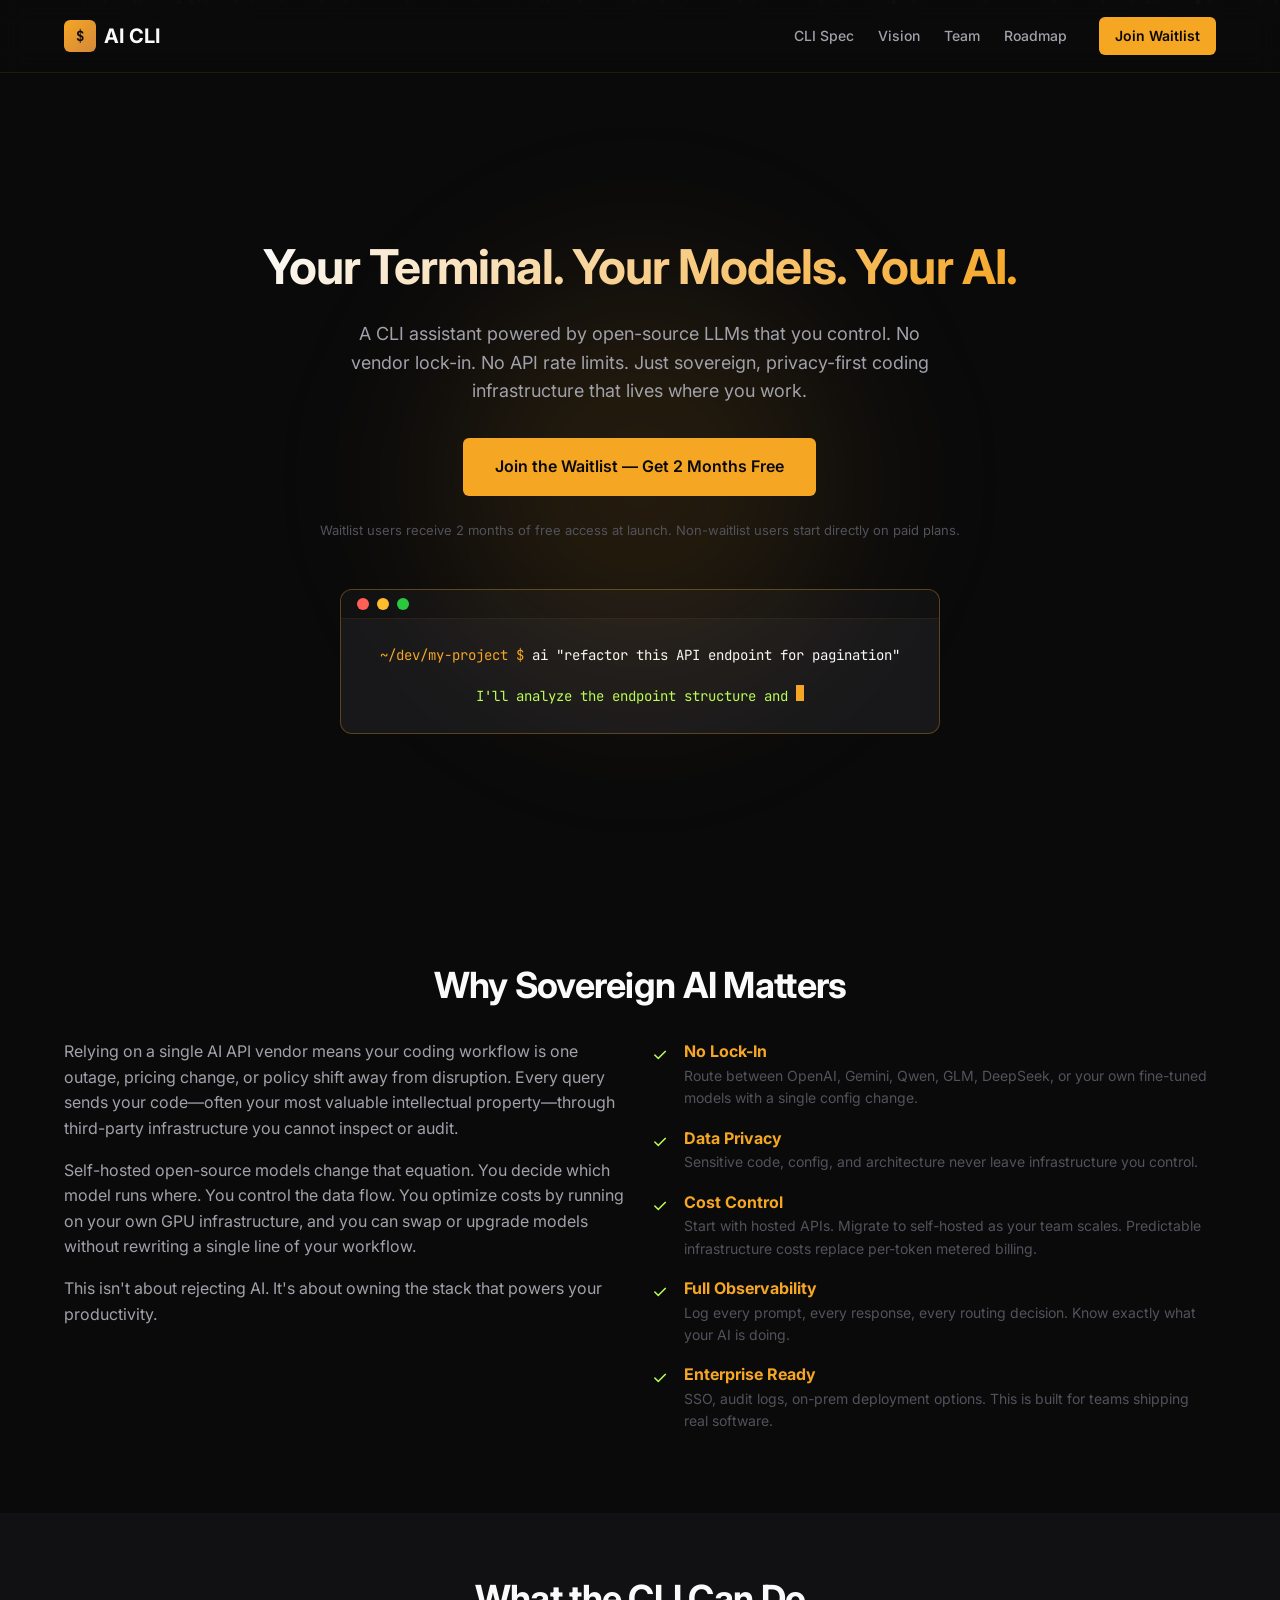
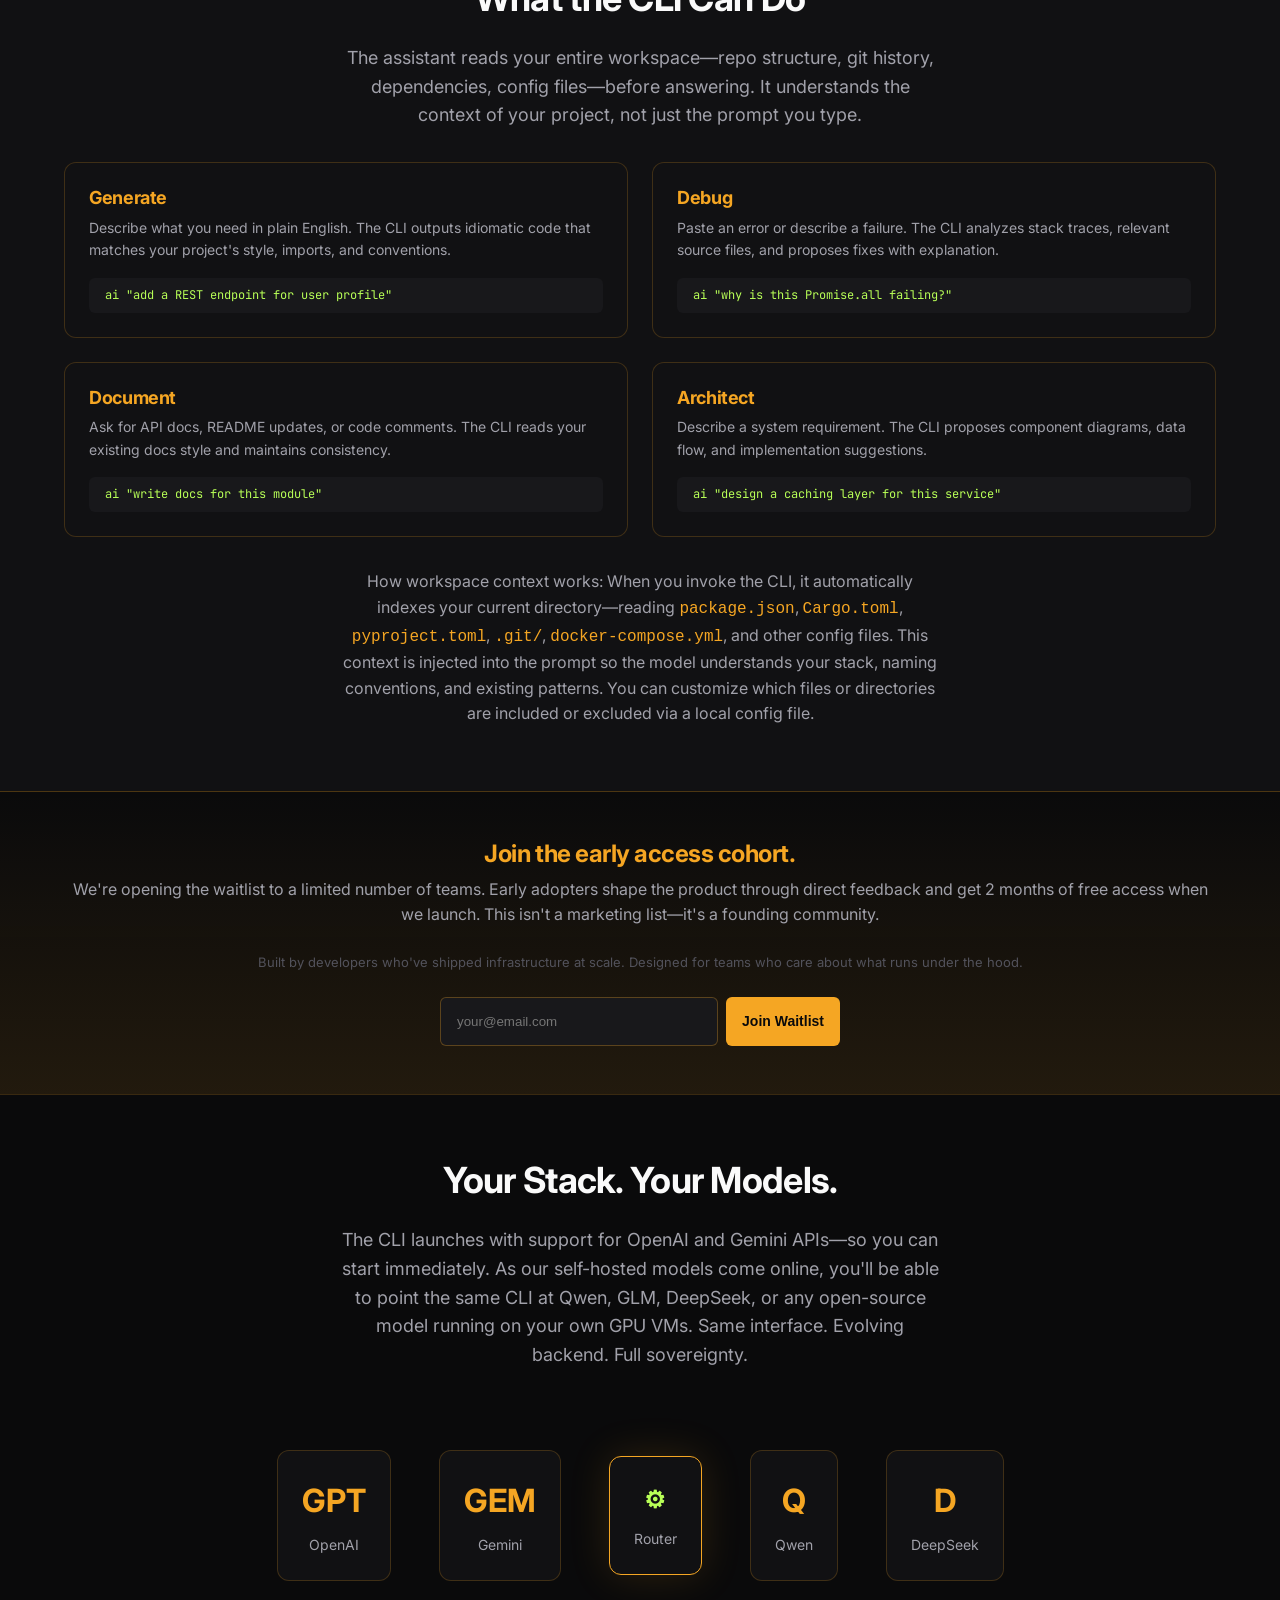
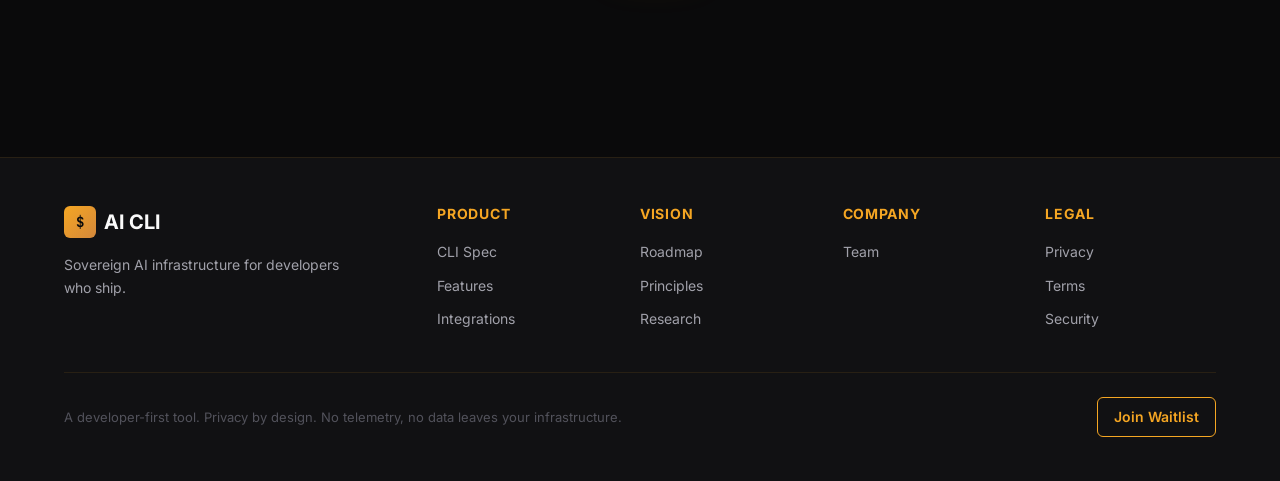
<file: index.html>
<!DOCTYPE html>
<html lang="en">
<head>
  <meta charset="UTF-8">
  <meta name="viewport" content="width=device-width, initial-scale=1.0">
  <title>Your Terminal. Your Models. Your AI. — CLI AI Assistant</title>
  <meta name="description" content="A CLI assistant powered by open-source LLMs that you control. No vendor lock-in. No API rate limits. Sovereign, privacy-first coding infrastructure.">
  <link rel="stylesheet" href="css/styles.css">
  <link rel="preconnect" href="https://fonts.googleapis.com">
  <link rel="preconnect" href="https://fonts.gstatic.com" crossorigin>
  <link href="https://fonts.googleapis.com/css2?family=Inter:wght@400;500;600;700&family=JetBrains+Mono:wght@400;500&display=swap" rel="stylesheet">
</head>
<body>
  <!-- Particles Background -->
  <div id="particles"></div>

  <!-- Header -->
  <header class="header">
    <div class="header-inner">
      <a href="index.html" class="logo">
        <div class="logo-icon">$</div>
        <span>AI CLI</span>
      </a>
      
      <nav class="nav">
        <ul class="nav-links">
          <li><a href="pages/cli-spec.html">CLI Spec</a></li>
          <li><a href="pages/vision.html">Vision</a></li>
          <li><a href="pages/team.html">Team</a></li>
          <li><a href="pages/roadmap.html">Roadmap</a></li>
        </ul>
        <a href="#waitlist" class="btn btn-primary">Join Waitlist</a>
      </nav>
    </div>
  </header>

  <!-- Hero Section -->
  <section class="hero">
    <div class="glow" style="top: 20%; left: 50%; transform: translateX(-50%);"></div>
    
    <div class="hero-content">
      <h1>Your Terminal. Your Models. Your AI.</h1>
      <p class="hero-subtitle">
        A CLI assistant powered by open-source LLMs that you control. No vendor lock-in. No API rate limits. Just sovereign, privacy-first coding infrastructure that lives where you work.
      </p>
      
      <div class="hero-cta">
        <a href="#waitlist" class="btn btn-primary btn-large">Join the Waitlist — Get 2 Months Free</a>
      </div>
      <p class="hero-cta-note">Waitlist users receive 2 months of free access at launch. Non-waitlist users start directly on paid plans.</p>
    </div>
    
    <!-- Terminal Mockup -->
    <div class="terminal mt-2xl" style="max-width: 600px; width: 100%;">
      <div class="terminal-header">
        <span class="terminal-dot red"></span>
        <span class="terminal-dot yellow"></span>
        <span class="terminal-dot green"></span>
      </div>
      <div class="terminal-body">
        <div><span class="terminal-prompt">~/dev/my-project $ </span><span class="terminal-command">ai "refactor this API endpoint for pagination"</span></div>
        <div class="mt-md">
          <span class="terminal-output typewriter-output" data-text="I'll analyze the endpoint structure and create a paginated version. Here's the refactored code..."></span><span class="cursor"></span>
        </div>
      </div>
    </div>
  </section>

  <!-- Why Sovereign AI Section -->
  <section class="section">
    <div class="container">
      <h2 class="section-title text-center">Why Sovereign AI Matters</h2>
      
      <div class="grid-2 mt-xl" style="align-items: start;">
        <div>
          <p>Relying on a single AI API vendor means your coding workflow is one outage, pricing change, or policy shift away from disruption. Every query sends your code—often your most valuable intellectual property—through third-party infrastructure you cannot inspect or audit.</p>
          <p class="mt-md">Self-hosted open-source models change that equation. You decide which model runs where. You control the data flow. You optimize costs by running on your own GPU infrastructure, and you can swap or upgrade models without rewriting a single line of your workflow.</p>
          <p class="mt-md">This isn't about rejecting AI. It's about owning the stack that powers your productivity.</p>
        </div>
        
        <div>
          <ul class="value-props">
            <li>
              <span class="value-props-icon">&#10003;</span>
              <div>
                <strong class="text-gold">No Lock-In</strong>
                <p class="text-muted" style="font-size: 14px;">Route between OpenAI, Gemini, Qwen, GLM, DeepSeek, or your own fine-tuned models with a single config change.</p>
              </div>
            </li>
            <li>
              <span class="value-props-icon">&#10003;</span>
              <div>
                <strong class="text-gold">Data Privacy</strong>
                <p class="text-muted" style="font-size: 14px;">Sensitive code, config, and architecture never leave infrastructure you control.</p>
              </div>
            </li>
            <li>
              <span class="value-props-icon">&#10003;</span>
              <div>
                <strong class="text-gold">Cost Control</strong>
                <p class="text-muted" style="font-size: 14px;">Start with hosted APIs. Migrate to self-hosted as your team scales. Predictable infrastructure costs replace per-token metered billing.</p>
              </div>
            </li>
            <li>
              <span class="value-props-icon">&#10003;</span>
              <div>
                <strong class="text-gold">Full Observability</strong>
                <p class="text-muted" style="font-size: 14px;">Log every prompt, every response, every routing decision. Know exactly what your AI is doing.</p>
              </div>
            </li>
            <li>
              <span class="value-props-icon">&#10003;</span>
              <div>
                <strong class="text-gold">Enterprise Ready</strong>
                <p class="text-muted" style="font-size: 14px;">SSO, audit logs, on-prem deployment options. This is built for teams shipping real software.</p>
              </div>
            </li>
          </ul>
        </div>
      </div>
    </div>
  </section>

  <!-- What the CLI Can Do Section -->
  <section id="features" class="section" style="background: var(--bg-secondary);">
    <div class="container">
      <h2 class="section-title text-center">What the CLI Can Do</h2>
      <p class="section-subtitle text-center" style="margin: 0 auto;">The assistant reads your entire workspace—repo structure, git history, dependencies, config files—before answering. It understands the context of your project, not just the prompt you type.</p>
      
      <div class="grid-2 mt-xl">
        <div class="capability-card fade-in">
          <h3>Generate</h3>
          <p>Describe what you need in plain English. The CLI outputs idiomatic code that matches your project's style, imports, and conventions.</p>
          <code>ai "add a REST endpoint for user profile"</code>
        </div>
        
        <div class="capability-card fade-in" data-delay="100">
          <h3>Debug</h3>
          <p>Paste an error or describe a failure. The CLI analyzes stack traces, relevant source files, and proposes fixes with explanation.</p>
          <code>ai "why is this Promise.all failing?"</code>
        </div>
        
        <div class="capability-card fade-in" data-delay="200">
          <h3>Document</h3>
          <p>Ask for API docs, README updates, or code comments. The CLI reads your existing docs style and maintains consistency.</p>
          <code>ai "write docs for this module"</code>
        </div>
        
        <div class="capability-card fade-in" data-delay="300">
          <h3>Architect</h3>
          <p>Describe a system requirement. The CLI proposes component diagrams, data flow, and implementation suggestions.</p>
          <code>ai "design a caching layer for this service"</code>
        </div>
      </div>
      
      <div class="mt-xl text-center">
        <p style="max-width: 600px; margin: 0 auto;">How workspace context works: When you invoke the CLI, it automatically indexes your current directory—reading <code style="color: var(--accent-gold);">package.json</code>, <code style="color: var(--accent-gold);">Cargo.toml</code>, <code style="color: var(--accent-gold);">pyproject.toml</code>, <code style="color: var(--accent-gold);">.git/</code>, <code style="color: var(--accent-gold);">docker-compose.yml</code>, and other config files. This context is injected into the prompt so the model understands your stack, naming conventions, and existing patterns. You can customize which files or directories are included or excluded via a local config file.</p>
      </div>
    </div>
  </section>

  <!-- Waitlist & Social Proof Strip -->
  <section class="waitlist-banner" id="waitlist">
    <div class="container">
      <h3>Join the early access cohort.</h3>
      <p>We're opening the waitlist to a limited number of teams. Early adopters shape the product through direct feedback and get 2 months of free access when we launch. This isn't a marketing list—it's a founding community.</p>
      <p class="text-muted" style="font-size: 13px;">Built by developers who've shipped infrastructure at scale. Designed for teams who care about what runs under the hood.</p>
      
      <form class="mt-lg" style="max-width: 400px; margin: 0 auto;">
        <div style="display: flex; gap: var(--space-sm);">
          <input type="email" placeholder="your@email.com" required style="flex: 1; padding: var(--space-md); background: var(--bg-tertiary); border: 1px solid rgba(245, 166, 35, 0.3); border-radius: var(--border-radius-sm); color: var(--text-primary); font-size: 14px);">
          <button type="submit" class="btn btn-primary">Join Waitlist</button>
        </div>
      </form>
    </div>
  </section>

  <!-- Integrations Section -->
  <section id="integrations" class="section">
    <div class="container">
      <h2 class="section-title text-center">Your Stack. Your Models.</h2>
      <p class="section-subtitle text-center" style="margin: 0 auto;">The CLI launches with support for OpenAI and Gemini APIs—so you can start immediately. As our self-hosted models come online, you'll be able to point the same CLI at Qwen, GLM, DeepSeek, or any open-source model running on your own GPU VMs. Same interface. Evolving backend. Full sovereignty.</p>
      
      <div class="integration-diagram mt-xl">
        <div class="integration-node">
          <div style="font-size: 32px; font-weight: 700; color: var(--accent-gold);">GPT</div>
          <span>OpenAI</span>
        </div>
        
        <div class="integration-node">
          <div style="font-size: 32px; font-weight: 700; color: var(--accent-gold);">GEM</div>
          <span>Gemini</span>
        </div>
        
        <div class="integration-node center">
          <div style="font-size: 24px; font-weight: 700; color: var(--accent-neon);">&#9881;</div>
          <span>Router</span>
        </div>
        
        <div class="integration-node">
          <div style="font-size: 32px; font-weight: 700; color: var(--accent-gold);">Q</div>
          <span>Qwen</span>
        </div>
        
        <div class="integration-node">
          <div style="font-size: 32px; font-weight: 700; color: var(--accent-gold);">D</div>
          <span>DeepSeek</span>
        </div>
      </div>
    </div>
  </section>

  <!-- Footer -->
  <footer class="footer">
    <div class="container">
      <div class="footer-grid">
        <div class="footer-brand">
          <a href="index.html" class="logo">
            <div class="logo-icon">$</div>
            <span>AI CLI</span>
          </a>
          <p>Sovereign AI infrastructure for developers who ship.</p>
        </div>
        
        <div class="footer-col">
          <h4>Product</h4>
          <ul>
            <li><a href="pages/cli-spec.html">CLI Spec</a></li>
            <li><a href="#features">Features</a></li>
            <li><a href="#integrations">Integrations</a></li>
          </ul>
        </div>
        
        <div class="footer-col">
          <h4>Vision</h4>
          <ul>
            <li><a href="pages/vision.html">Roadmap</a></li>
            <li><a href="pages/vision.html">Principles</a></li>
            <li><a href="pages/team.html">Research</a></li>
          </ul>
        </div>
        
        <div class="footer-col">
          <h4>Company</h4>
          <ul>
            <li><a href="pages/team.html">Team</a></li>
          </ul>
        </div>
        
        <div class="footer-col">
          <h4>Legal</h4>
          <ul>
            <li><a href="#">Privacy</a></li>
            <li><a href="#">Terms</a></li>
            <li><a href="#">Security</a></li>
          </ul>
        </div>
      </div>
      
      <div class="footer-bottom">
        <p>A developer-first tool. Privacy by design. No telemetry, no data leaves your infrastructure.</p>
        <a href="#waitlist" class="btn btn-outline">Join Waitlist</a>
      </div>
    </div>
  </footer>

  <script src="js/main.js"></script>
</body>
</html>
</file>
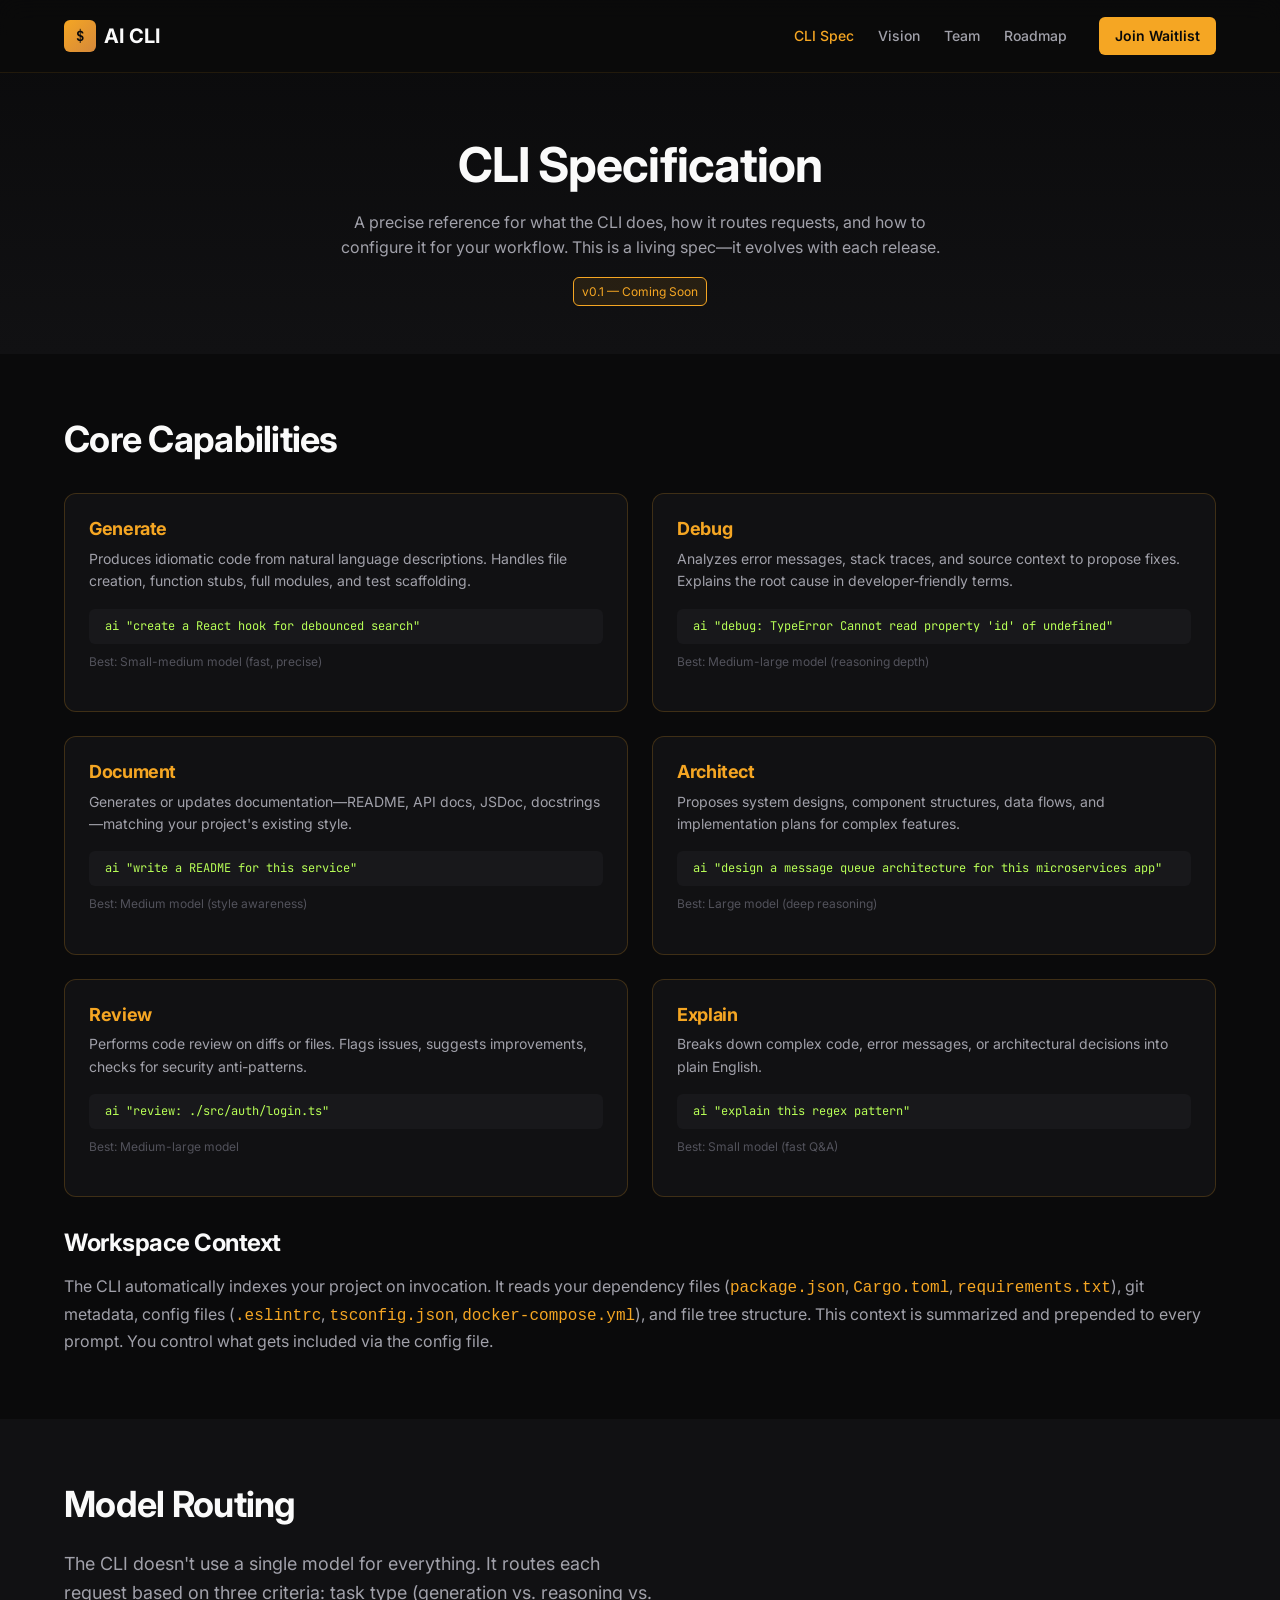
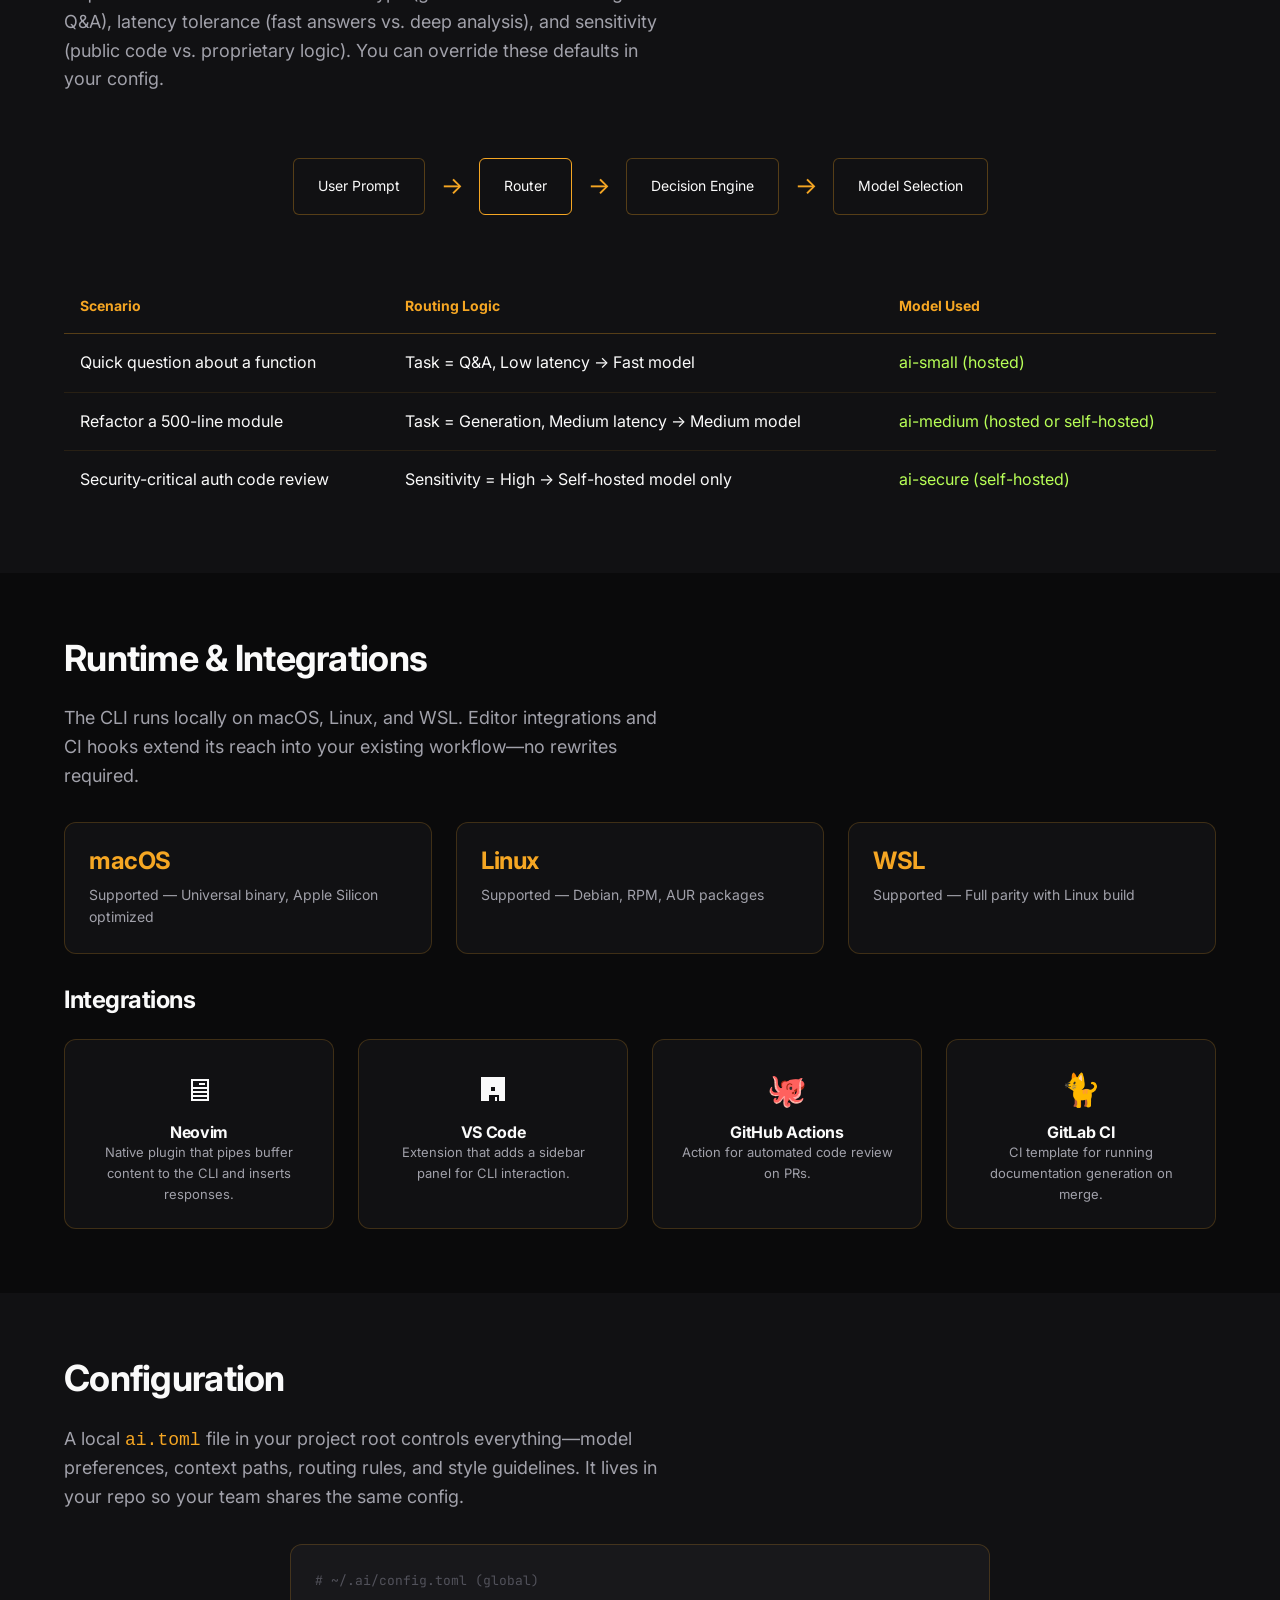
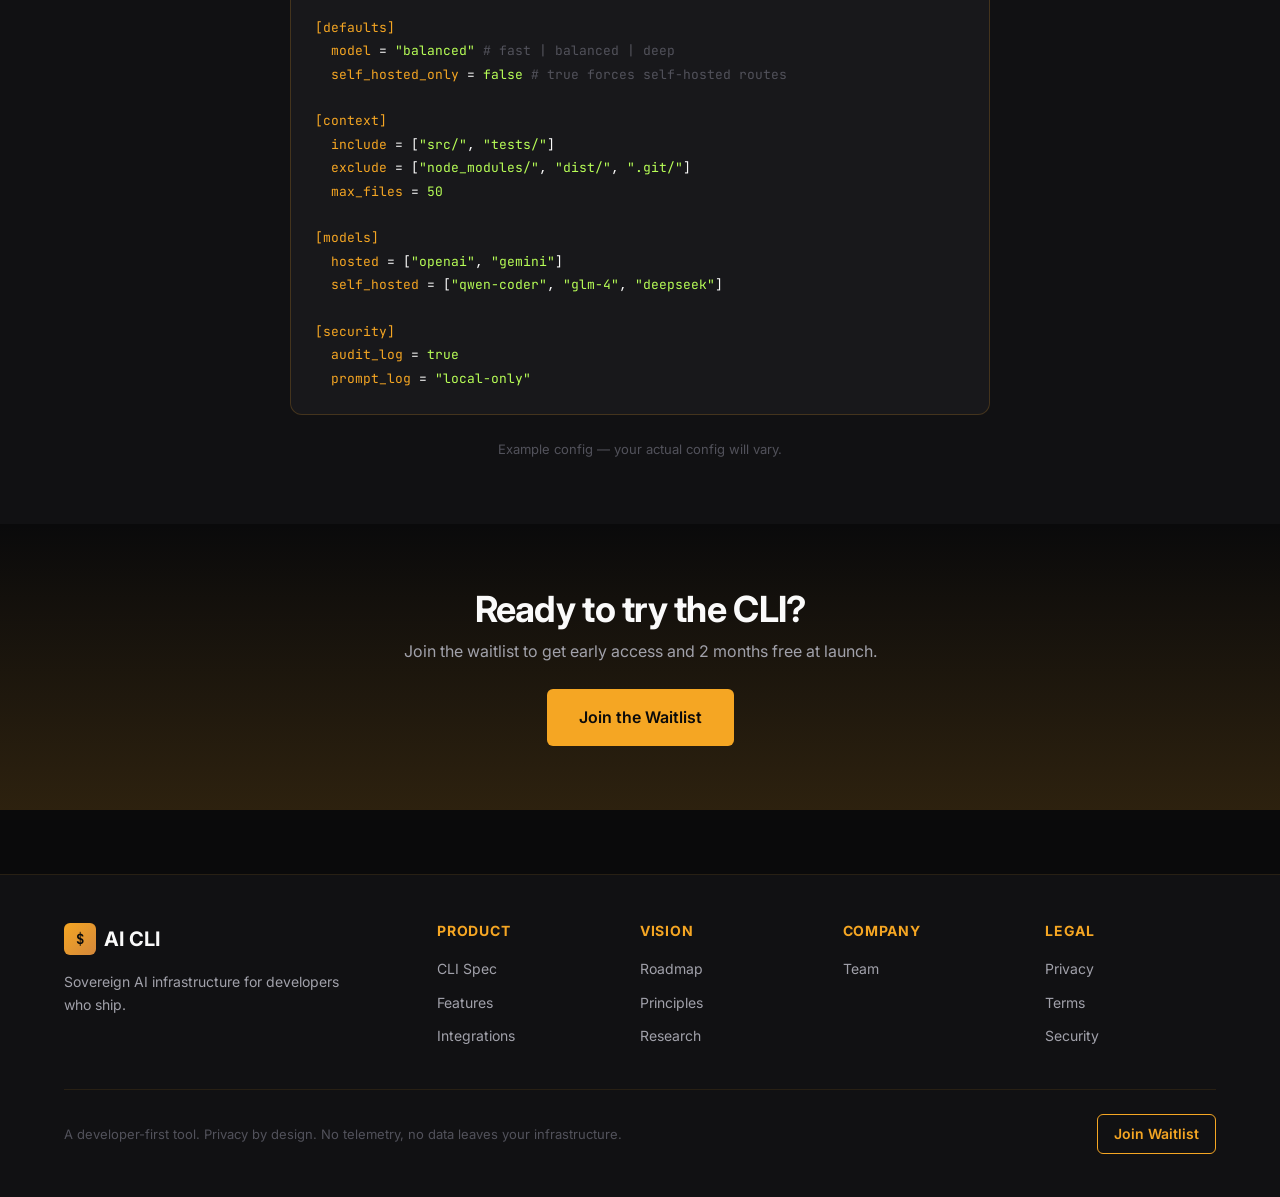
<file: pages/cli-spec.html>
<!DOCTYPE html>
<html lang="en">
<head>
  <meta charset="UTF-8">
  <meta name="viewport" content="width=device-width, initial-scale=1.0">
  <title>CLI Specification — AI CLI</title>
  <meta name="description" content="Technical specification for the CLI assistant. Core capabilities, model routing, runtime, and configuration.">
  <link rel="stylesheet" href="../css/styles.css">
  <link rel="preconnect" href="https://fonts.googleapis.com">
  <link rel="preconnect" href="https://fonts.gstatic.com" crossorigin>
  <link href="https://fonts.googleapis.com/css2?family=Inter:wght@400;500;600;700&family=JetBrains+Mono:wght@400;500&display=swap" rel="stylesheet">
</head>
<body>
  <!-- Header -->
  <header class="header">
    <div class="header-inner">
      <a href="../index.html" class="logo">
        <div class="logo-icon">$</div>
        <span>AI CLI</span>
      </a>
      
      <nav class="nav">
        <ul class="nav-links">
          <li><a href="cli-spec.html" class="active">CLI Spec</a></li>
          <li><a href="vision.html">Vision</a></li>
          <li><a href="team.html">Team</a></li>
          <li><a href="roadmap.html">Roadmap</a></li>
        </ul>
        <a href="../index.html#waitlist" class="btn btn-primary">Join Waitlist</a>
      </nav>
    </div>
  </header>

  <!-- Page Hero -->
  <section class="page-hero">
    <div class="container">
      <h1>CLI Specification</h1>
      <p>A precise reference for what the CLI does, how it routes requests, and how to configure it for your workflow. This is a living spec—it evolves with each release.</p>
      <span class="version-badge">v0.1 — Coming Soon</span>
    </div>
  </section>

  <!-- Core Capabilities -->
  <section class="section">
    <div class="container">
      <h2 class="section-title">Core Capabilities</h2>
      
      <div class="grid-2 mt-xl">
        <div class="capability-card fade-in">
          <h3>Generate</h3>
          <p>Produces idiomatic code from natural language descriptions. Handles file creation, function stubs, full modules, and test scaffolding.</p>
          <code>ai "create a React hook for debounced search"</code>
          <p class="mt-sm text-muted" style="font-size: 12px;">Best: Small-medium model (fast, precise)</p>
        </div>
        
        <div class="capability-card fade-in" data-delay="100">
          <h3>Debug</h3>
          <p>Analyzes error messages, stack traces, and source context to propose fixes. Explains the root cause in developer-friendly terms.</p>
          <code>ai "debug: TypeError Cannot read property 'id' of undefined"</code>
          <p class="mt-sm text-muted" style="font-size: 12px;">Best: Medium-large model (reasoning depth)</p>
        </div>
        
        <div class="capability-card fade-in" data-delay="200">
          <h3>Document</h3>
          <p>Generates or updates documentation—README, API docs, JSDoc, docstrings—matching your project's existing style.</p>
          <code>ai "write a README for this service"</code>
          <p class="mt-sm text-muted" style="font-size: 12px;">Best: Medium model (style awareness)</p>
        </div>
        
        <div class="capability-card fade-in" data-delay="300">
          <h3>Architect</h3>
          <p>Proposes system designs, component structures, data flows, and implementation plans for complex features.</p>
          <code>ai "design a message queue architecture for this microservices app"</code>
          <p class="mt-sm text-muted" style="font-size: 12px;">Best: Large model (deep reasoning)</p>
        </div>
        
        <div class="capability-card fade-in" data-delay="400">
          <h3>Review</h3>
          <p>Performs code review on diffs or files. Flags issues, suggests improvements, checks for security anti-patterns.</p>
          <code>ai "review: ./src/auth/login.ts"</code>
          <p class="mt-sm text-muted" style="font-size: 12px;">Best: Medium-large model</p>
        </div>
        
        <div class="capability-card fade-in" data-delay="500">
          <h3>Explain</h3>
          <p>Breaks down complex code, error messages, or architectural decisions into plain English.</p>
          <code>ai "explain this regex pattern"</code>
          <p class="mt-sm text-muted" style="font-size: 12px;">Best: Small model (fast Q&A)</p>
        </div>
      </div>
      
      <div class="mt-xl">
        <h3 style="margin-bottom: var(--space-md);">Workspace Context</h3>
        <p>The CLI automatically indexes your project on invocation. It reads your dependency files (<code style="color: var(--accent-gold);">package.json</code>, <code style="color: var(--accent-gold);">Cargo.toml</code>, <code style="color: var(--accent-gold);">requirements.txt</code>), git metadata, config files (<code style="color: var(--accent-gold);">.eslintrc</code>, <code style="color: var(--accent-gold);">tsconfig.json</code>, <code style="color: var(--accent-gold);">docker-compose.yml</code>), and file tree structure. This context is summarized and prepended to every prompt. You control what gets included via the config file.</p>
      </div>
    </div>
  </section>

  <!-- Model Routing -->
  <section class="section" style="background: var(--bg-secondary);">
    <div class="container">
      <h2 class="section-title">Model Routing</h2>
      <p class="section-subtitle">The CLI doesn't use a single model for everything. It routes each request based on three criteria: task type (generation vs. reasoning vs. Q&A), latency tolerance (fast answers vs. deep analysis), and sensitivity (public code vs. proprietary logic). You can override these defaults in your config.</p>
      
      <!-- Routing Diagram -->
      <div class="routing-diagram mt-xl">
        <div class="routing-step">
          <div class="routing-box">User Prompt</div>
        </div>
        <div class="routing-arrow">&rarr;</div>
        <div class="routing-step">
          <div class="routing-box" style="border-color: var(--accent-gold);">Router</div>
        </div>
        <div class="routing-arrow">&rarr;</div>
        <div class="routing-step">
          <div class="routing-box">Decision Engine</div>
        </div>
        <div class="routing-arrow">&rarr;</div>
        <div class="routing-step">
          <div class="routing-box">Model Selection</div>
        </div>
      </div>
      
      <!-- Routing Examples Table -->
      <div class="mt-xl">
        <table style="width: 100%; border-collapse: collapse;">
          <thead>
            <tr style="border-bottom: 1px solid rgba(245, 166, 35, 0.3);">
              <th style="text-align: left; padding: var(--space-md); color: var(--accent-gold); font-size: 14px;">Scenario</th>
              <th style="text-align: left; padding: var(--space-md); color: var(--accent-gold); font-size: 14px;">Routing Logic</th>
              <th style="text-align: left; padding: var(--space-md); color: var(--accent-gold); font-size: 14px;">Model Used</th>
            </tr>
          </thead>
          <tbody>
            <tr style="border-bottom: 1px solid rgba(245, 166, 35, 0.1);">
              <td style="padding: var(--space-md);">Quick question about a function</td>
              <td style="padding: var(--space-md);">Task = Q&A, Low latency &rarr; Fast model</td>
              <td style="padding: var(--space-md); color: var(--accent-neon);">ai-small (hosted)</td>
            </tr>
            <tr style="border-bottom: 1px solid rgba(245, 166, 35, 0.1);">
              <td style="padding: var(--space-md);">Refactor a 500-line module</td>
              <td style="padding: var(--space-md);">Task = Generation, Medium latency &rarr; Medium model</td>
              <td style="padding: var(--space-md); color: var(--accent-neon);">ai-medium (hosted or self-hosted)</td>
            </tr>
            <tr>
              <td style="padding: var(--space-md);">Security-critical auth code review</td>
              <td style="padding: var(--space-md);">Sensitivity = High &rarr; Self-hosted model only</td>
              <td style="padding: var(--space-md); color: var(--accent-neon);">ai-secure (self-hosted)</td>
            </tr>
          </tbody>
        </table>
      </div>
    </div>
  </section>

  <!-- Runtime & Integrations -->
  <section class="section">
    <div class="container">
      <h2 class="section-title">Runtime & Integrations</h2>
      <p class="section-subtitle">The CLI runs locally on macOS, Linux, and WSL. Editor integrations and CI hooks extend its reach into your existing workflow—no rewrites required.</p>
      
      <div class="grid-3 mt-xl">
        <div class="card fade-in">
          <h3 style="color: var(--accent-gold); margin-bottom: var(--space-sm);">macOS</h3>
          <p style="font-size: 14px;">Supported — Universal binary, Apple Silicon optimized</p>
        </div>
        
        <div class="card fade-in" data-delay="100">
          <h3 style="color: var(--accent-gold); margin-bottom: var(--space-sm);">Linux</h3>
          <p style="font-size: 14px;">Supported — Debian, RPM, AUR packages</p>
        </div>
        
        <div class="card fade-in" data-delay="200">
          <h3 style="color: var(--accent-gold); margin-bottom: var(--space-sm);">WSL</h3>
          <p style="font-size: 14px;">Supported — Full parity with Linux build</p>
        </div>
      </div>
      
      <h3 class="mt-xl mb-lg">Integrations</h3>
      <div class="grid-4">
        <div class="card fade-in" style="text-align: center;">
          <div style="font-size: 32px; margin-bottom: var(--space-sm);">&#128421;</div>
          <h3 style="font-size: 16px;">Neovim</h3>
          <p style="font-size: 13px;">Native plugin that pipes buffer content to the CLI and inserts responses.</p>
        </div>
        
        <div class="card fade-in" data-delay="100" style="text-align: center;">
          <div style="font-size: 32px; margin-bottom: var(--space-sm);">&#128426;</div>
          <h3 style="font-size: 16px;">VS Code</h3>
          <p style="font-size: 13px;">Extension that adds a sidebar panel for CLI interaction.</p>
        </div>
        
        <div class="card fade-in" data-delay="200" style="text-align: center;">
          <div style="font-size: 32px; margin-bottom: var(--space-sm);">&#128025;</div>
          <h3 style="font-size: 16px;">GitHub Actions</h3>
          <p style="font-size: 13px;">Action for automated code review on PRs.</p>
        </div>
        
        <div class="card fade-in" data-delay="300" style="text-align: center;">
          <div style="font-size: 32px; margin-bottom: var(--space-sm);">&#128008;</div>
          <h3 style="font-size: 16px;">GitLab CI</h3>
          <p style="font-size: 13px;">CI template for running documentation generation on merge.</p>
        </div>
      </div>
    </div>
  </section>

  <!-- Configuration -->
  <section class="section" style="background: var(--bg-secondary);">
    <div class="container">
      <h2 class="section-title">Configuration</h2>
      <p class="section-subtitle">A local <code style="color: var(--accent-gold);">ai.toml</code> file in your project root controls everything—model preferences, context paths, routing rules, and style guidelines. It lives in your repo so your team shares the same config.</p>
      
      <div class="config-block mt-xl" style="max-width: 700px; margin: 0 auto;">
        <span class="comment"># ~/.ai/config.toml (global)</span><br><br>
        <span class="key">[defaults]</span><br>
        &nbsp;&nbsp;<span class="key">model</span> = <span class="value">"balanced"</span> <span class="comment"># fast | balanced | deep</span><br>
        &nbsp;&nbsp;<span class="key">self_hosted_only</span> = <span class="value">false</span> <span class="comment"># true forces self-hosted routes</span><br><br>
        <span class="key">[context]</span><br>
        &nbsp;&nbsp;<span class="key">include</span> = [<span class="value">"src/"</span>, <span class="value">"tests/"</span>]<br>
        &nbsp;&nbsp;<span class="key">exclude</span> = [<span class="value">"node_modules/"</span>, <span class="value">"dist/"</span>, <span class="value">".git/"</span>]<br>
        &nbsp;&nbsp;<span class="key">max_files</span> = <span class="value">50</span><br><br>
        <span class="key">[models]</span><br>
        &nbsp;&nbsp;<span class="key">hosted</span> = [<span class="value">"openai"</span>, <span class="value">"gemini"</span>]<br>
        &nbsp;&nbsp;<span class="key">self_hosted</span> = [<span class="value">"qwen-coder"</span>, <span class="value">"glm-4"</span>, <span class="value">"deepseek"</span>]<br><br>
        <span class="key">[security]</span><br>
        &nbsp;&nbsp;<span class="key">audit_log</span> = <span class="value">true</span><br>
        &nbsp;&nbsp;<span class="key">prompt_log</span> = <span class="value">"local-only"</span>
      </div>
      
      <p class="mt-lg text-center text-muted" style="font-size: 13px;">Example config — your actual config will vary.</p>
    </div>
  </section>

  <!-- CTA Band -->
  <section class="cta-band">
    <div class="container">
      <h2>Ready to try the CLI?</h2>
      <p>Join the waitlist to get early access and 2 months free at launch.</p>
      <a href="../index.html#waitlist" class="btn btn-primary btn-large">Join the Waitlist</a>
    </div>
  </section>

  <!-- Footer -->
  <footer class="footer">
    <div class="container">
      <div class="footer-grid">
        <div class="footer-brand">
          <a href="../index.html" class="logo">
            <div class="logo-icon">$</div>
            <span>AI CLI</span>
          </a>
          <p>Sovereign AI infrastructure for developers who ship.</p>
        </div>
        
        <div class="footer-col">
          <h4>Product</h4>
          <ul>
            <li><a href="cli-spec.html">CLI Spec</a></li>
            <li><a href="../index.html#features">Features</a></li>
            <li><a href="../index.html#integrations">Integrations</a></li>
          </ul>
        </div>
        
        <div class="footer-col">
          <h4>Vision</h4>
          <ul>
            <li><a href="vision.html">Roadmap</a></li>
            <li><a href="vision.html">Principles</a></li>
            <li><a href="team.html">Research</a></li>
          </ul>
        </div>
        
        <div class="footer-col">
          <h4>Company</h4>
          <ul>
            <li><a href="team.html">Team</a></li>
          </ul>
        </div>
        
        <div class="footer-col">
          <h4>Legal</h4>
          <ul>
            <li><a href="#">Privacy</a></li>
            <li><a href="#">Terms</a></li>
            <li><a href="#">Security</a></li>
          </ul>
        </div>
      </div>
      
      <div class="footer-bottom">
        <p>A developer-first tool. Privacy by design. No telemetry, no data leaves your infrastructure.</p>
        <a href="../index.html#waitlist" class="btn btn-outline">Join Waitlist</a>
      </div>
    </div>
  </footer>

  <script src="../js/main.js"></script>
</body>
</html>
</file>
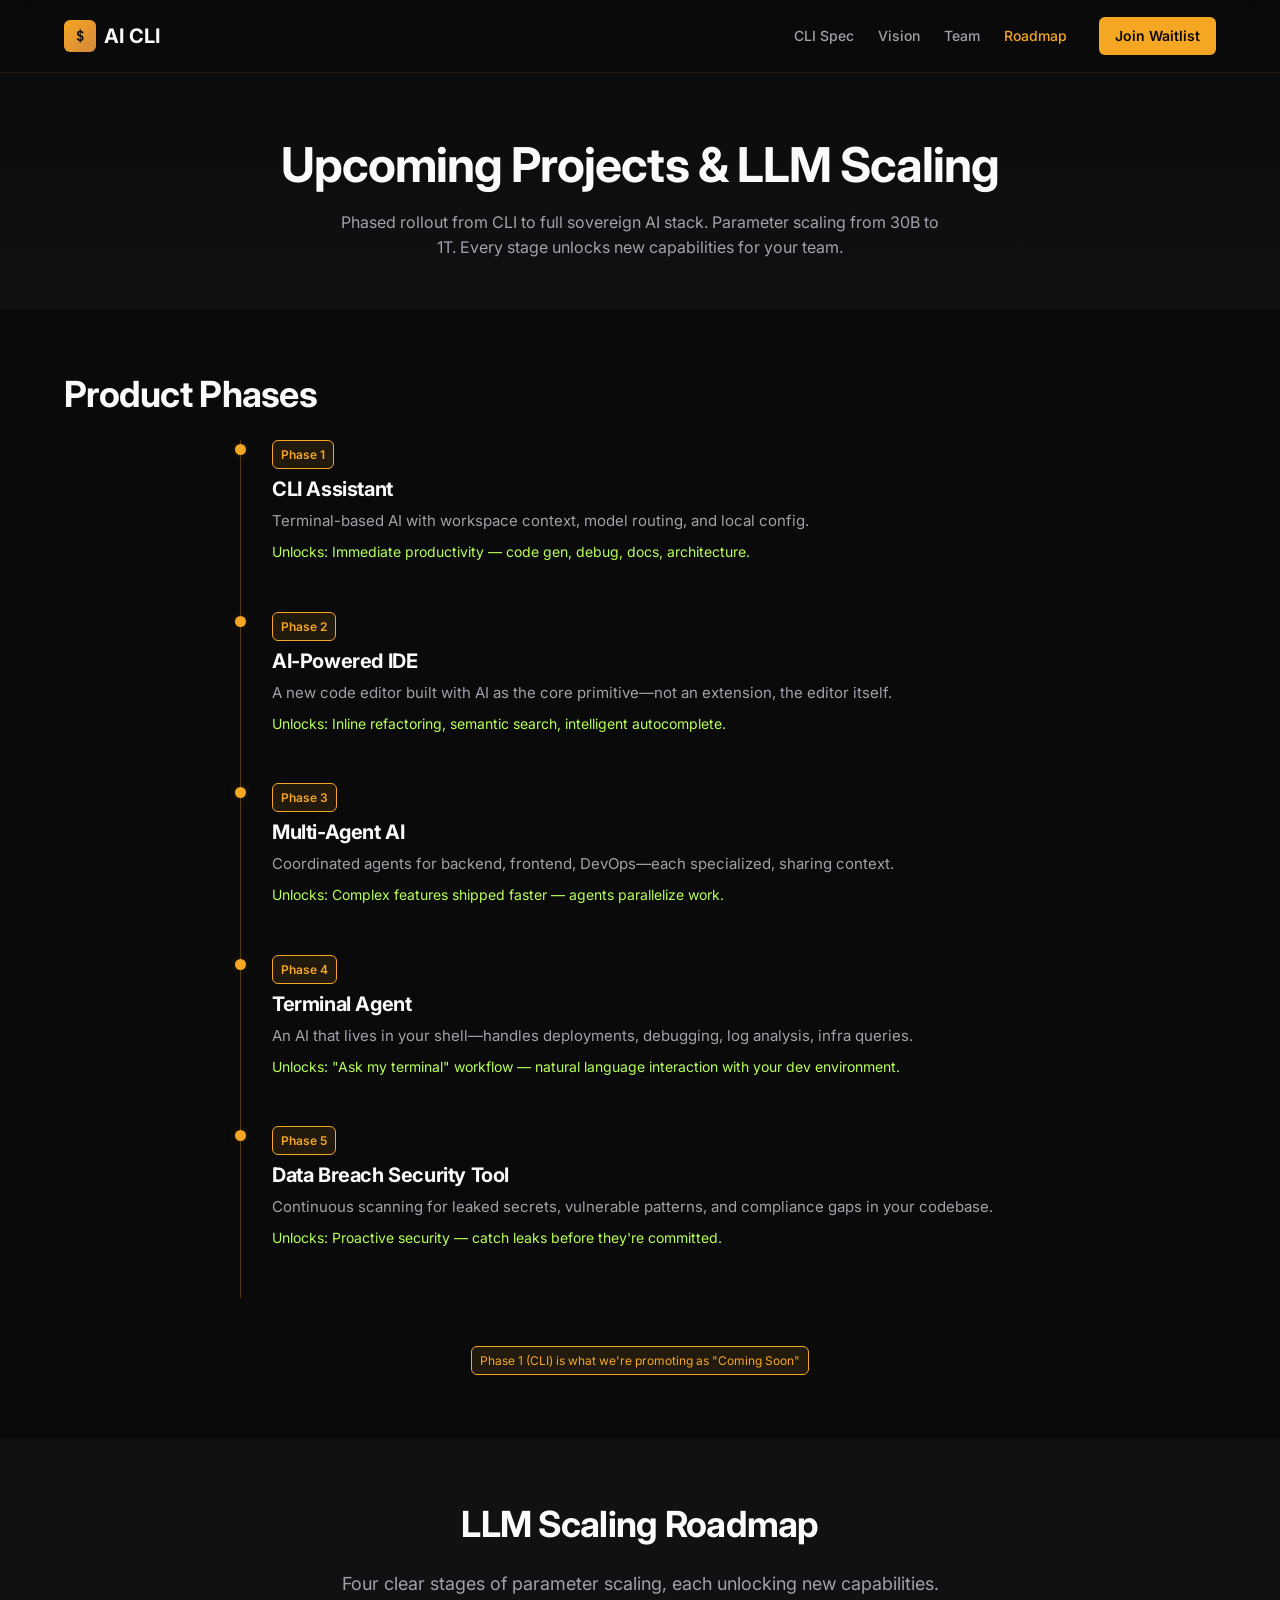
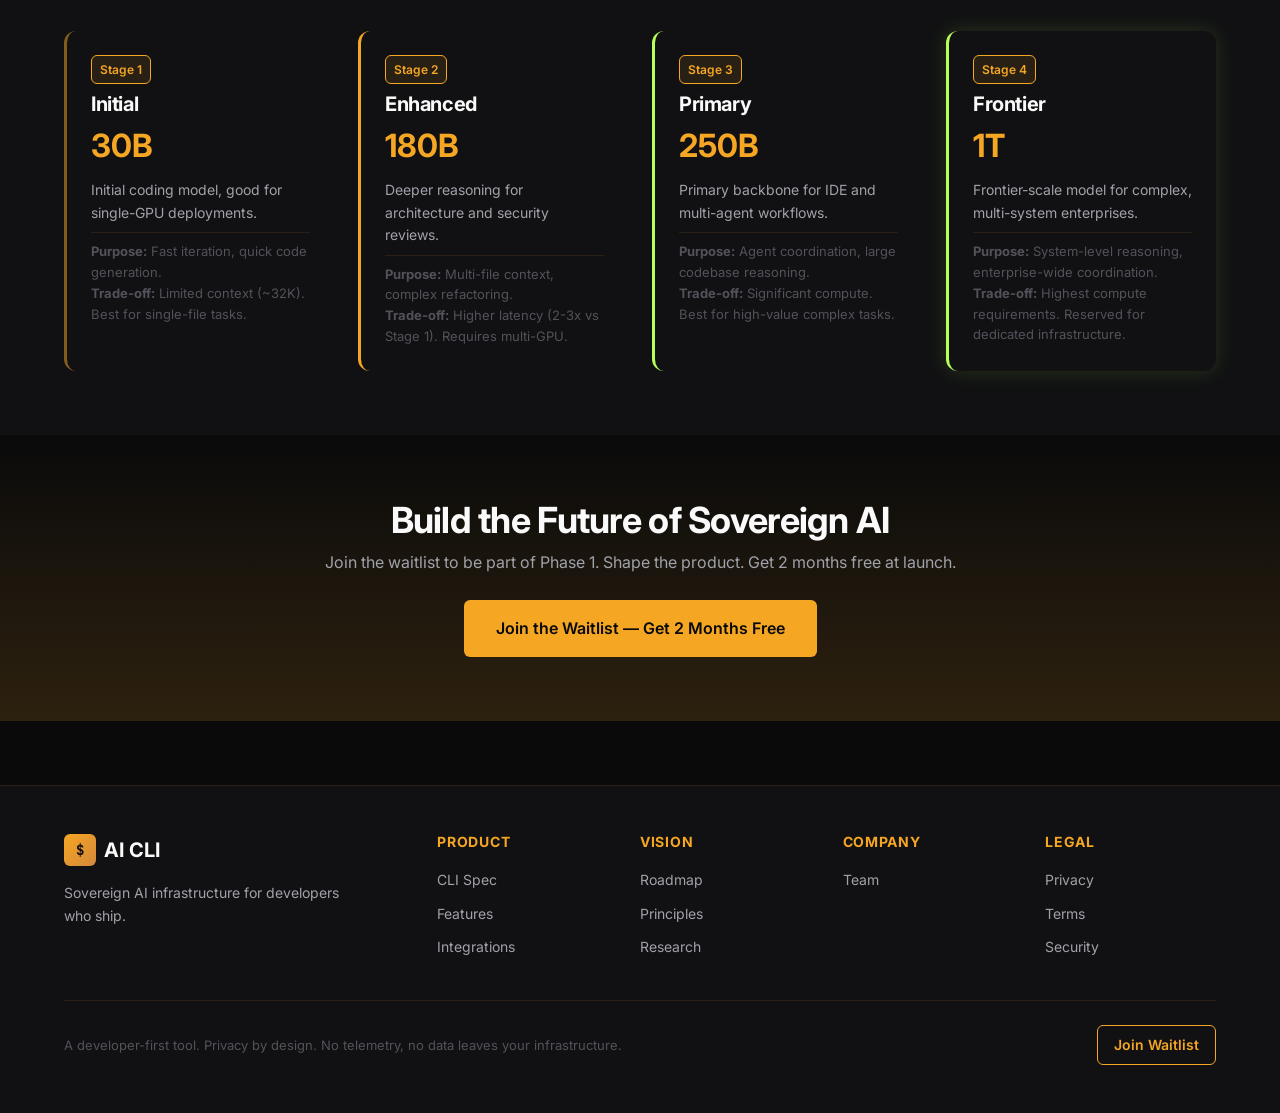
<file: pages/roadmap.html>
<!DOCTYPE html>
<html lang="en">
<head>
  <meta charset="UTF-8">
  <meta name="viewport" content="width=device-width, initial-scale=1.0">
  <title>Roadmap & LLM Scaling — AI CLI</title>
  <meta name="description" content="Upcoming products and LLM scaling roadmap. From CLI to full sovereign AI stack. Parameter scaling from 30B to 1T.">
  <link rel="stylesheet" href="../css/styles.css">
  <link rel="preconnect" href="https://fonts.googleapis.com">
  <link rel="preconnect" href="https://fonts.gstatic.com" crossorigin>
  <link href="https://fonts.googleapis.com/css2?family=Inter:wght@400;500;600;700&family=JetBrains+Mono:wght@400;500&display=swap" rel="stylesheet">
</head>
<body>
  <!-- Header -->
  <header class="header">
    <div class="header-inner">
      <a href="../index.html" class="logo">
        <div class="logo-icon">$</div>
        <span>AI CLI</span>
      </a>
      
      <nav class="nav">
        <ul class="nav-links">
          <li><a href="cli-spec.html">CLI Spec</a></li>
          <li><a href="vision.html">Vision</a></li>
          <li><a href="team.html">Team</a></li>
          <li><a href="roadmap.html" class="active">Roadmap</a></li>
        </ul>
        <a href="../index.html#waitlist" class="btn btn-primary">Join Waitlist</a>
      </nav>
    </div>
  </header>

  <!-- Page Hero -->
  <section class="page-hero">
    <div class="container">
      <h1>Upcoming Projects & LLM Scaling</h1>
      <p>Phased rollout from CLI to full sovereign AI stack. Parameter scaling from 30B to 1T. Every stage unlocks new capabilities for your team.</p>
    </div>
  </section>

  <!-- Product Phases -->
  <section class="section">
    <div class="container">
      <h2 class="section-title">Product Phases</h2>
      
      <div class="timeline mt-xl" style="max-width: 800px; margin: 0 auto;">
        <div class="timeline-item fade-in">
          <span class="timeline-phase">Phase 1</span>
          <h3>CLI Assistant</h3>
          <p>Terminal-based AI with workspace context, model routing, and local config.</p>
          <p class="text-neon mt-sm" style="font-size: 14px;">Unlocks: Immediate productivity — code gen, debug, docs, architecture.</p>
        </div>
        
        <div class="timeline-item fade-in">
          <span class="timeline-phase">Phase 2</span>
          <h3>AI-Powered IDE</h3>
          <p>A new code editor built with AI as the core primitive—not an extension, the editor itself.</p>
          <p class="text-neon mt-sm" style="font-size: 14px;">Unlocks: Inline refactoring, semantic search, intelligent autocomplete.</p>
        </div>
        
        <div class="timeline-item fade-in">
          <span class="timeline-phase">Phase 3</span>
          <h3>Multi-Agent AI</h3>
          <p>Coordinated agents for backend, frontend, DevOps—each specialized, sharing context.</p>
          <p class="text-neon mt-sm" style="font-size: 14px;">Unlocks: Complex features shipped faster — agents parallelize work.</p>
        </div>
        
        <div class="timeline-item fade-in">
          <span class="timeline-phase">Phase 4</span>
          <h3>Terminal Agent</h3>
          <p>An AI that lives in your shell—handles deployments, debugging, log analysis, infra queries.</p>
          <p class="text-neon mt-sm" style="font-size: 14px;">Unlocks: "Ask my terminal" workflow — natural language interaction with your dev environment.</p>
        </div>
        
        <div class="timeline-item fade-in">
          <span class="timeline-phase">Phase 5</span>
          <h3>Data Breach Security Tool</h3>
          <p>Continuous scanning for leaked secrets, vulnerable patterns, and compliance gaps in your codebase.</p>
          <p class="text-neon mt-sm" style="font-size: 14px;">Unlocks: Proactive security — catch leaks before they're committed.</p>
        </div>
      </div>
      
      <div class="mt-xl text-center">
        <span class="version-badge">Phase 1 (CLI) is what we're promoting as "Coming Soon"</span>
      </div>
    </div>
  </section>

  <!-- LLM Scaling Roadmap -->
  <section class="section" style="background: var(--bg-secondary);">
    <div class="container">
      <h2 class="section-title text-center">LLM Scaling Roadmap</h2>
      <p class="section-subtitle text-center" style="margin: 0 auto;">Four clear stages of parameter scaling, each unlocking new capabilities.</p>
      
      <div class="grid-4 mt-xl">
        <div class="scaling-stage stage-1 fade-in">
          <span class="timeline-phase">Stage 1</span>
          <h3>Initial</h3>
          <div class="scaling-params">30B</div>
          <p>Initial coding model, good for single-GPU deployments.</p>
          <div class="scaling-tradeoff">
            <strong>Purpose:</strong> Fast iteration, quick code generation.<br>
            <strong>Trade-off:</strong> Limited context (~32K). Best for single-file tasks.
          </div>
        </div>
        
        <div class="scaling-stage stage-2 fade-in" data-delay="150">
          <span class="timeline-phase">Stage 2</span>
          <h3>Enhanced</h3>
          <div class="scaling-params">180B</div>
          <p>Deeper reasoning for architecture and security reviews.</p>
          <div class="scaling-tradeoff">
            <strong>Purpose:</strong> Multi-file context, complex refactoring.<br>
            <strong>Trade-off:</strong> Higher latency (2-3x vs Stage 1). Requires multi-GPU.
          </div>
        </div>
        
        <div class="scaling-stage stage-3 fade-in" data-delay="300">
          <span class="timeline-phase">Stage 3</span>
          <h3>Primary</h3>
          <div class="scaling-params">250B</div>
          <p>Primary backbone for IDE and multi-agent workflows.</p>
          <div class="scaling-tradeoff">
            <strong>Purpose:</strong> Agent coordination, large codebase reasoning.<br>
            <strong>Trade-off:</strong> Significant compute. Best for high-value complex tasks.
          </div>
        </div>
        
        <div class="scaling-stage stage-4 fade-in" data-delay="450">
          <span class="timeline-phase">Stage 4</span>
          <h3>Frontier</h3>
          <div class="scaling-params">1T</div>
          <p>Frontier-scale model for complex, multi-system enterprises.</p>
          <div class="scaling-tradeoff">
            <strong>Purpose:</strong> System-level reasoning, enterprise-wide coordination.<br>
            <strong>Trade-off:</strong> Highest compute requirements. Reserved for dedicated infrastructure.
          </div>
        </div>
      </div>
    </div>
  </section>

  <!-- CTA Band -->
  <section class="cta-band">
    <div class="container">
      <h2>Build the Future of Sovereign AI</h2>
      <p>Join the waitlist to be part of Phase 1. Shape the product. Get 2 months free at launch.</p>
      <a href="../index.html#waitlist" class="btn btn-primary btn-large">Join the Waitlist — Get 2 Months Free</a>
    </div>
  </section>

  <!-- Footer -->
  <footer class="footer">
    <div class="container">
      <div class="footer-grid">
        <div class="footer-brand">
          <a href="../index.html" class="logo">
            <div class="logo-icon">$</div>
            <span>AI CLI</span>
          </a>
          <p>Sovereign AI infrastructure for developers who ship.</p>
        </div>
        
        <div class="footer-col">
          <h4>Product</h4>
          <ul>
            <li><a href="cli-spec.html">CLI Spec</a></li>
            <li><a href="../index.html#features">Features</a></li>
            <li><a href="../index.html#integrations">Integrations</a></li>
          </ul>
        </div>
        
        <div class="footer-col">
          <h4>Vision</h4>
          <ul>
            <li><a href="vision.html">Roadmap</a></li>
            <li><a href="vision.html">Principles</a></li>
            <li><a href="team.html">Research</a></li>
          </ul>
        </div>
        
        <div class="footer-col">
          <h4>Company</h4>
          <ul>
            <li><a href="team.html">Team</a></li>
          </ul>
        </div>
        
        <div class="footer-col">
          <h4>Legal</h4>
          <ul>
            <li><a href="#">Privacy</a></li>
            <li><a href="#">Terms</a></li>
            <li><a href="#">Security</a></li>
          </ul>
        </div>
      </div>
      
      <div class="footer-bottom">
        <p>A developer-first tool. Privacy by design. No telemetry, no data leaves your infrastructure.</p>
        <a href="../index.html#waitlist" class="btn btn-outline">Join Waitlist</a>
      </div>
    </div>
  </footer>

  <script src="../js/main.js"></script>
</body>
</html>
</file>
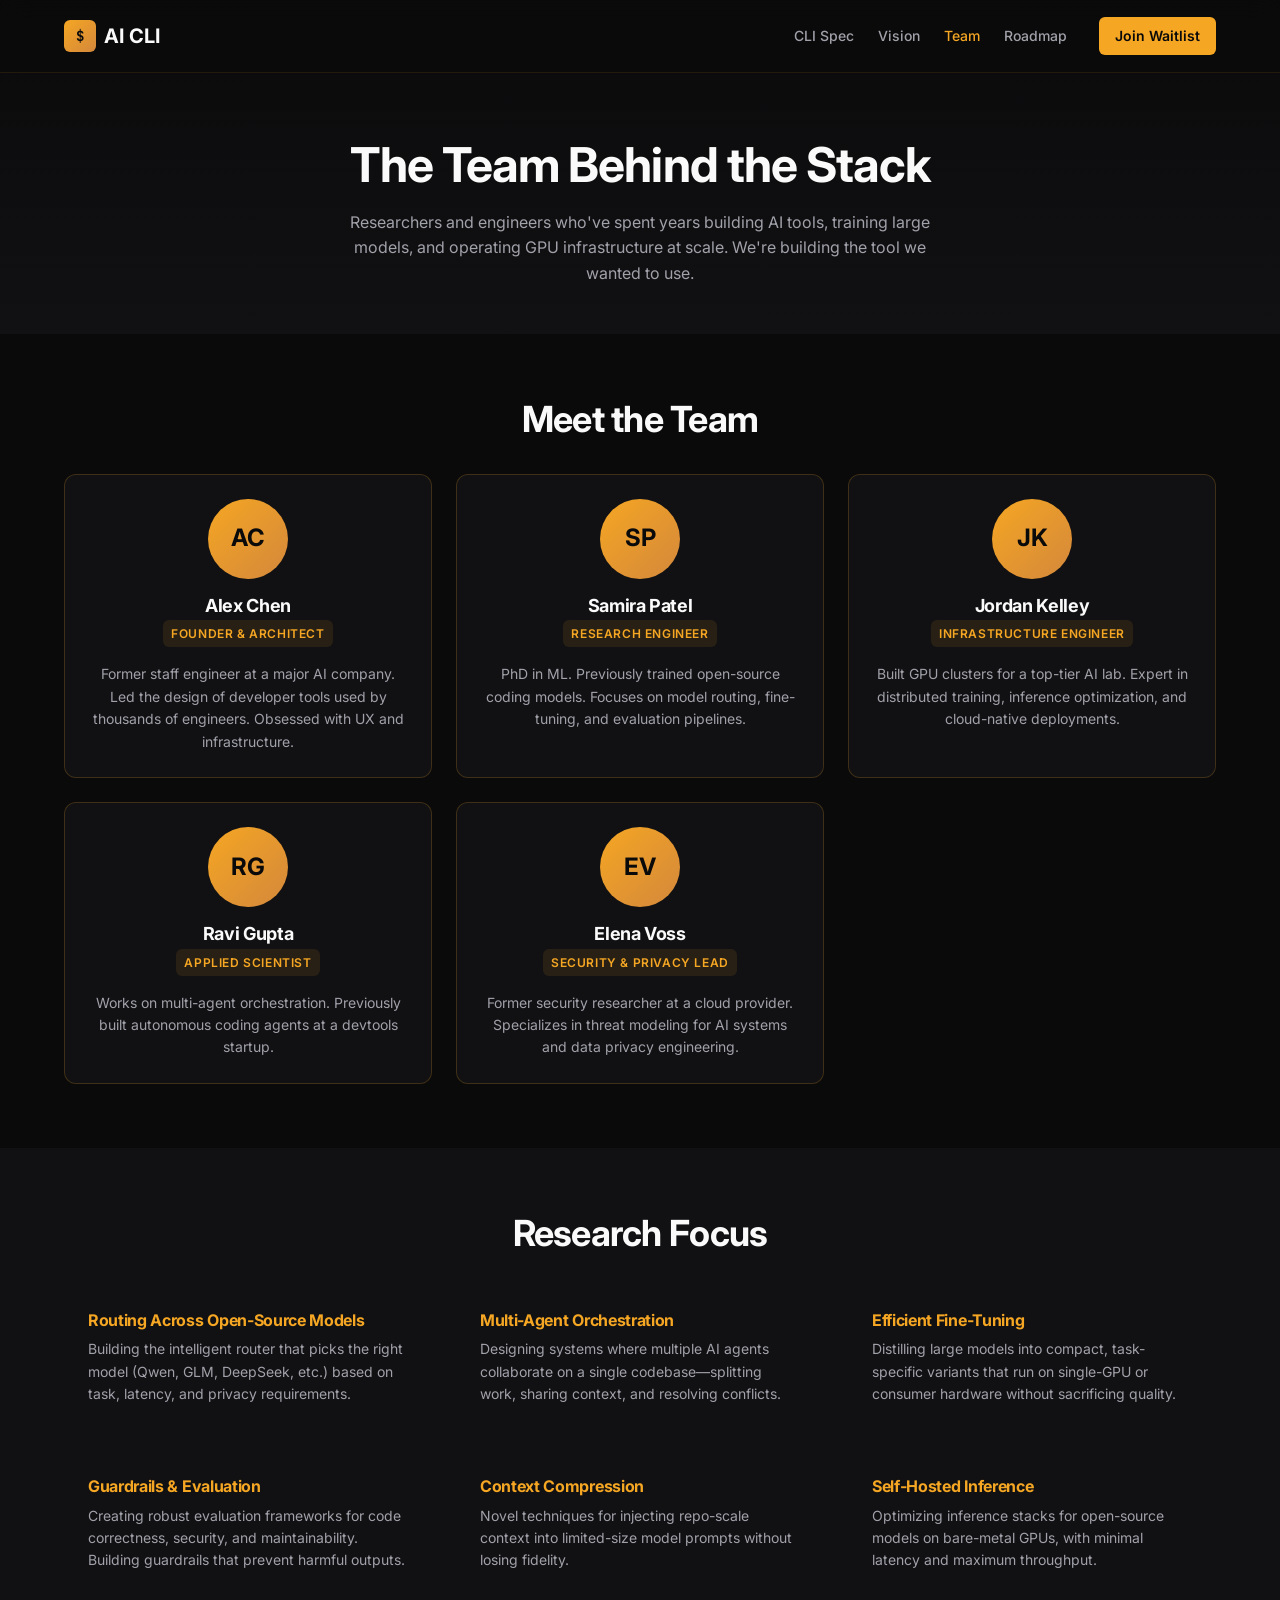
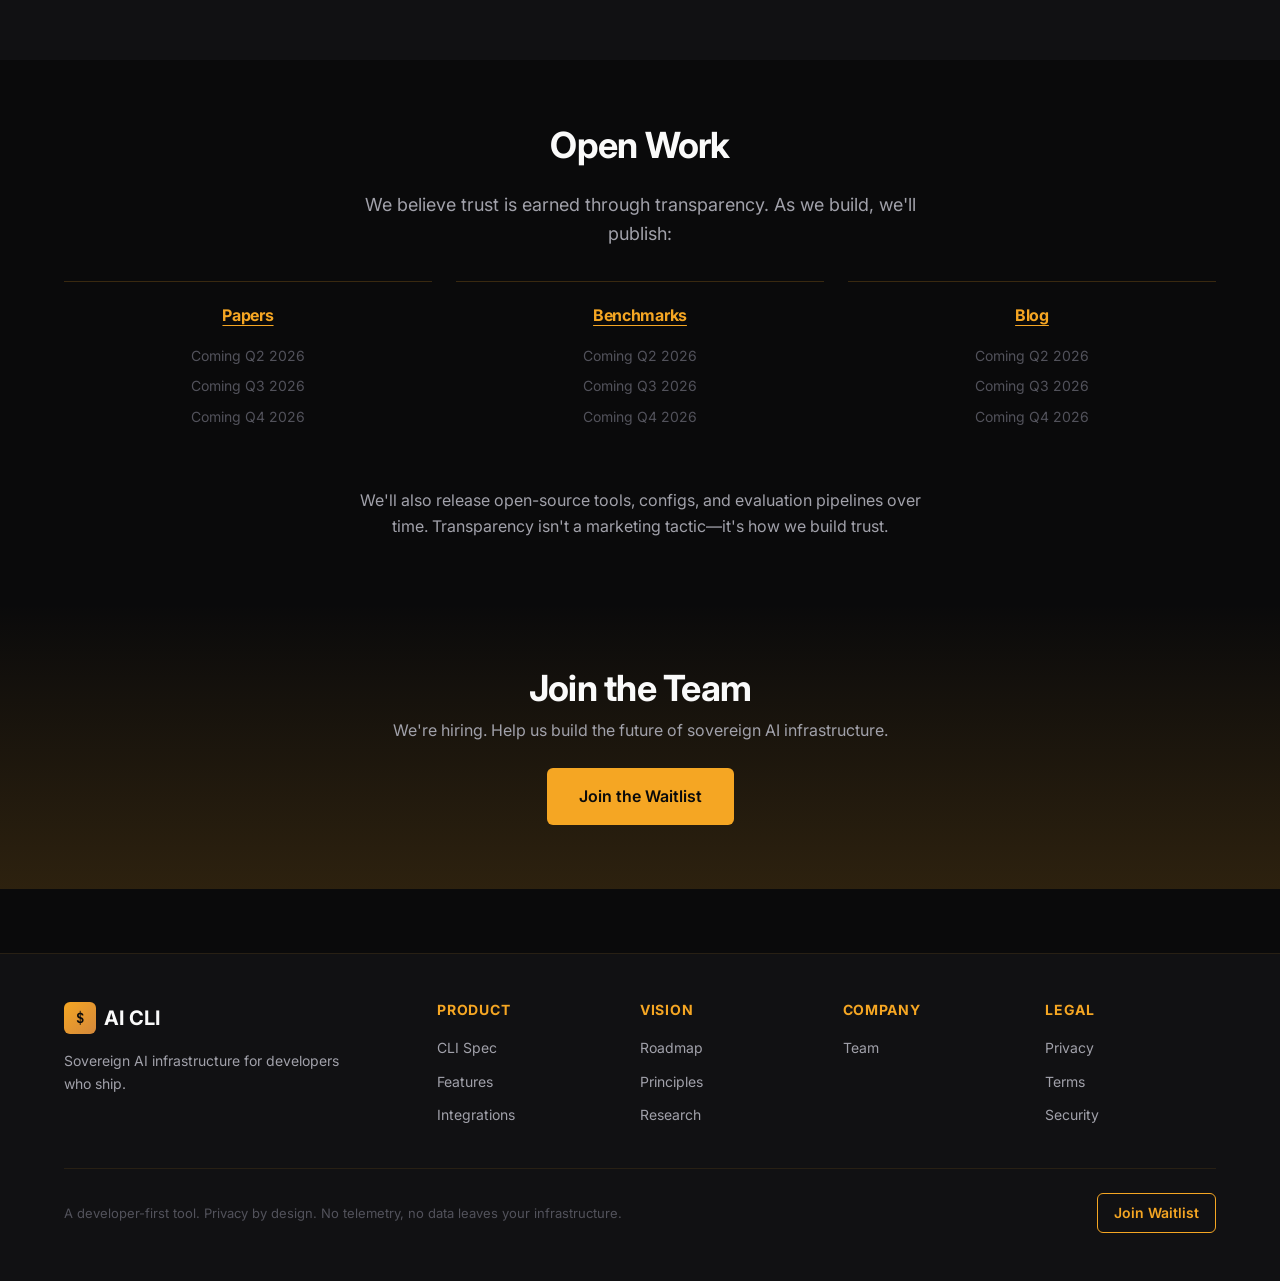
<file: pages/team.html>
<!DOCTYPE html>
<html lang="en">
<head>
  <meta charset="UTF-8">
  <meta name="viewport" content="width=device-width, initial-scale=1.0">
  <title>Research Team — AI CLI</title>
  <meta name="description" content="Meet the researchers and engineers building sovereign AI infrastructure for developers.">
  <link rel="stylesheet" href="../css/styles.css">
  <link rel="preconnect" href="https://fonts.googleapis.com">
  <link rel="preconnect" href="https://fonts.gstatic.com" crossorigin>
  <link href="https://fonts.googleapis.com/css2?family=Inter:wght@400;500;600;700&family=JetBrains+Mono:wght@400;500&display=swap" rel="stylesheet">
</head>
<body>
  <!-- Header -->
  <header class="header">
    <div class="header-inner">
      <a href="../index.html" class="logo">
        <div class="logo-icon">$</div>
        <span>AI CLI</span>
      </a>
      
      <nav class="nav">
        <ul class="nav-links">
          <li><a href="cli-spec.html">CLI Spec</a></li>
          <li><a href="vision.html">Vision</a></li>
          <li><a href="team.html" class="active">Team</a></li>
          <li><a href="roadmap.html">Roadmap</a></li>
        </ul>
        <a href="../index.html#waitlist" class="btn btn-primary">Join Waitlist</a>
      </nav>
    </div>
  </header>

  <!-- Page Hero -->
  <section class="page-hero">
    <div class="container">
      <h1>The Team Behind the Stack</h1>
      <p>Researchers and engineers who've spent years building AI tools, training large models, and operating GPU infrastructure at scale. We're building the tool we wanted to use.</p>
    </div>
  </section>

  <!-- Team Members -->
  <section class="section">
    <div class="container">
      <h2 class="section-title text-center">Meet the Team</h2>
      
      <div class="grid-3 mt-xl">
        <div class="team-card fade-in">
          <div class="team-avatar">AC</div>
          <h3>Alex Chen</h3>
          <span class="team-role">Founder & Architect</span>
          <p>Former staff engineer at a major AI company. Led the design of developer tools used by thousands of engineers. Obsessed with UX and infrastructure.</p>
        </div>
        
        <div class="team-card fade-in" data-delay="100">
          <div class="team-avatar">SP</div>
          <h3>Samira Patel</h3>
          <span class="team-role">Research Engineer</span>
          <p>PhD in ML. Previously trained open-source coding models. Focuses on model routing, fine-tuning, and evaluation pipelines.</p>
        </div>
        
        <div class="team-card fade-in" data-delay="200">
          <div class="team-avatar">JK</div>
          <h3>Jordan Kelley</h3>
          <span class="team-role">Infrastructure Engineer</span>
          <p>Built GPU clusters for a top-tier AI lab. Expert in distributed training, inference optimization, and cloud-native deployments.</p>
        </div>
        
        <div class="team-card fade-in" data-delay="300">
          <div class="team-avatar">RG</div>
          <h3>Ravi Gupta</h3>
          <span class="team-role">Applied Scientist</span>
          <p>Works on multi-agent orchestration. Previously built autonomous coding agents at a devtools startup.</p>
        </div>
        
        <div class="team-card fade-in" data-delay="400">
          <div class="team-avatar">EV</div>
          <h3>Elena Voss</h3>
          <span class="team-role">Security & Privacy Lead</span>
          <p>Former security researcher at a cloud provider. Specializes in threat modeling for AI systems and data privacy engineering.</p>
        </div>
      </div>
    </div>
  </section>

  <!-- Research Focus Areas -->
  <section class="section" style="background: var(--bg-secondary);">
    <div class="container">
      <h2 class="section-title text-center">Research Focus</h2>
      
      <div class="grid-3 mt-xl">
        <div class="focus-card fade-in">
          <h3>Routing Across Open-Source Models</h3>
          <p>Building the intelligent router that picks the right model (Qwen, GLM, DeepSeek, etc.) based on task, latency, and privacy requirements.</p>
        </div>
        
        <div class="focus-card fade-in" data-delay="100">
          <h3>Multi-Agent Orchestration</h3>
          <p>Designing systems where multiple AI agents collaborate on a single codebase—splitting work, sharing context, and resolving conflicts.</p>
        </div>
        
        <div class="focus-card fade-in" data-delay="200">
          <h3>Efficient Fine-Tuning</h3>
          <p>Distilling large models into compact, task-specific variants that run on single-GPU or consumer hardware without sacrificing quality.</p>
        </div>
        
        <div class="focus-card fade-in" data-delay="300">
          <h3>Guardrails & Evaluation</h3>
          <p>Creating robust evaluation frameworks for code correctness, security, and maintainability. Building guardrails that prevent harmful outputs.</p>
        </div>
        
        <div class="focus-card fade-in" data-delay="400">
          <h3>Context Compression</h3>
          <p>Novel techniques for injecting repo-scale context into limited-size model prompts without losing fidelity.</p>
        </div>
        
        <div class="focus-card fade-in" data-delay="500">
          <h3>Self-Hosted Inference</h3>
          <p>Optimizing inference stacks for open-source models on bare-metal GPUs, with minimal latency and maximum throughput.</p>
        </div>
      </div>
    </div>
  </section>

  <!-- Open Work & Transparency -->
  <section class="section">
    <div class="container">
      <h2 class="section-title text-center">Open Work</h2>
      <p class="section-subtitle text-center" style="margin: 0 auto;">We believe trust is earned through transparency. As we build, we'll publish:</p>
      
      <div class="grid-3 mt-xl">
        <div class="open-col fade-in">
          <h3>Papers</h3>
          <ul>
            <li>Coming Q2 2026</li>
            <li>Coming Q3 2026</li>
            <li>Coming Q4 2026</li>
          </ul>
        </div>
        
        <div class="open-col fade-in" data-delay="100">
          <h3>Benchmarks</h3>
          <ul>
            <li>Coming Q2 2026</li>
            <li>Coming Q3 2026</li>
            <li>Coming Q4 2026</li>
          </ul>
        </div>
        
        <div class="open-col fade-in" data-delay="200">
          <h3>Blog</h3>
          <ul>
            <li>Coming Q2 2026</li>
            <li>Coming Q3 2026</li>
            <li>Coming Q4 2026</li>
          </ul>
        </div>
      </div>
      
      <div class="mt-xl text-center">
        <p style="max-width: 600px; margin: 0 auto;">We'll also release open-source tools, configs, and evaluation pipelines over time. Transparency isn't a marketing tactic—it's how we build trust.</p>
      </div>
    </div>
  </section>

  <!-- CTA Band -->
  <section class="cta-band">
    <div class="container">
      <h2>Join the Team</h2>
      <p>We're hiring. Help us build the future of sovereign AI infrastructure.</p>
      <a href="../index.html#waitlist" class="btn btn-primary btn-large">Join the Waitlist</a>
    </div>
  </section>

  <!-- Footer -->
  <footer class="footer">
    <div class="container">
      <div class="footer-grid">
        <div class="footer-brand">
          <a href="../index.html" class="logo">
            <div class="logo-icon">$</div>
            <span>AI CLI</span>
          </a>
          <p>Sovereign AI infrastructure for developers who ship.</p>
        </div>
        
        <div class="footer-col">
          <h4>Product</h4>
          <ul>
            <li><a href="cli-spec.html">CLI Spec</a></li>
            <li><a href="../index.html#features">Features</a></li>
            <li><a href="../index.html#integrations">Integrations</a></li>
          </ul>
        </div>
        
        <div class="footer-col">
          <h4>Vision</h4>
          <ul>
            <li><a href="vision.html">Roadmap</a></li>
            <li><a href="vision.html">Principles</a></li>
            <li><a href="team.html">Research</a></li>
          </ul>
        </div>
        
        <div class="footer-col">
          <h4>Company</h4>
          <ul>
            <li><a href="team.html">Team</a></li>
          </ul>
        </div>
        
        <div class="footer-col">
          <h4>Legal</h4>
          <ul>
            <li><a href="#">Privacy</a></li>
            <li><a href="#">Terms</a></li>
            <li><a href="#">Security</a></li>
          </ul>
        </div>
      </div>
      
      <div class="footer-bottom">
        <p>A developer-first tool. Privacy by design. No telemetry, no data leaves your infrastructure.</p>
        <a href="../index.html#waitlist" class="btn btn-outline">Join Waitlist</a>
      </div>
    </div>
  </footer>

  <script src="../js/main.js"></script>
</body>
</html>
</file>
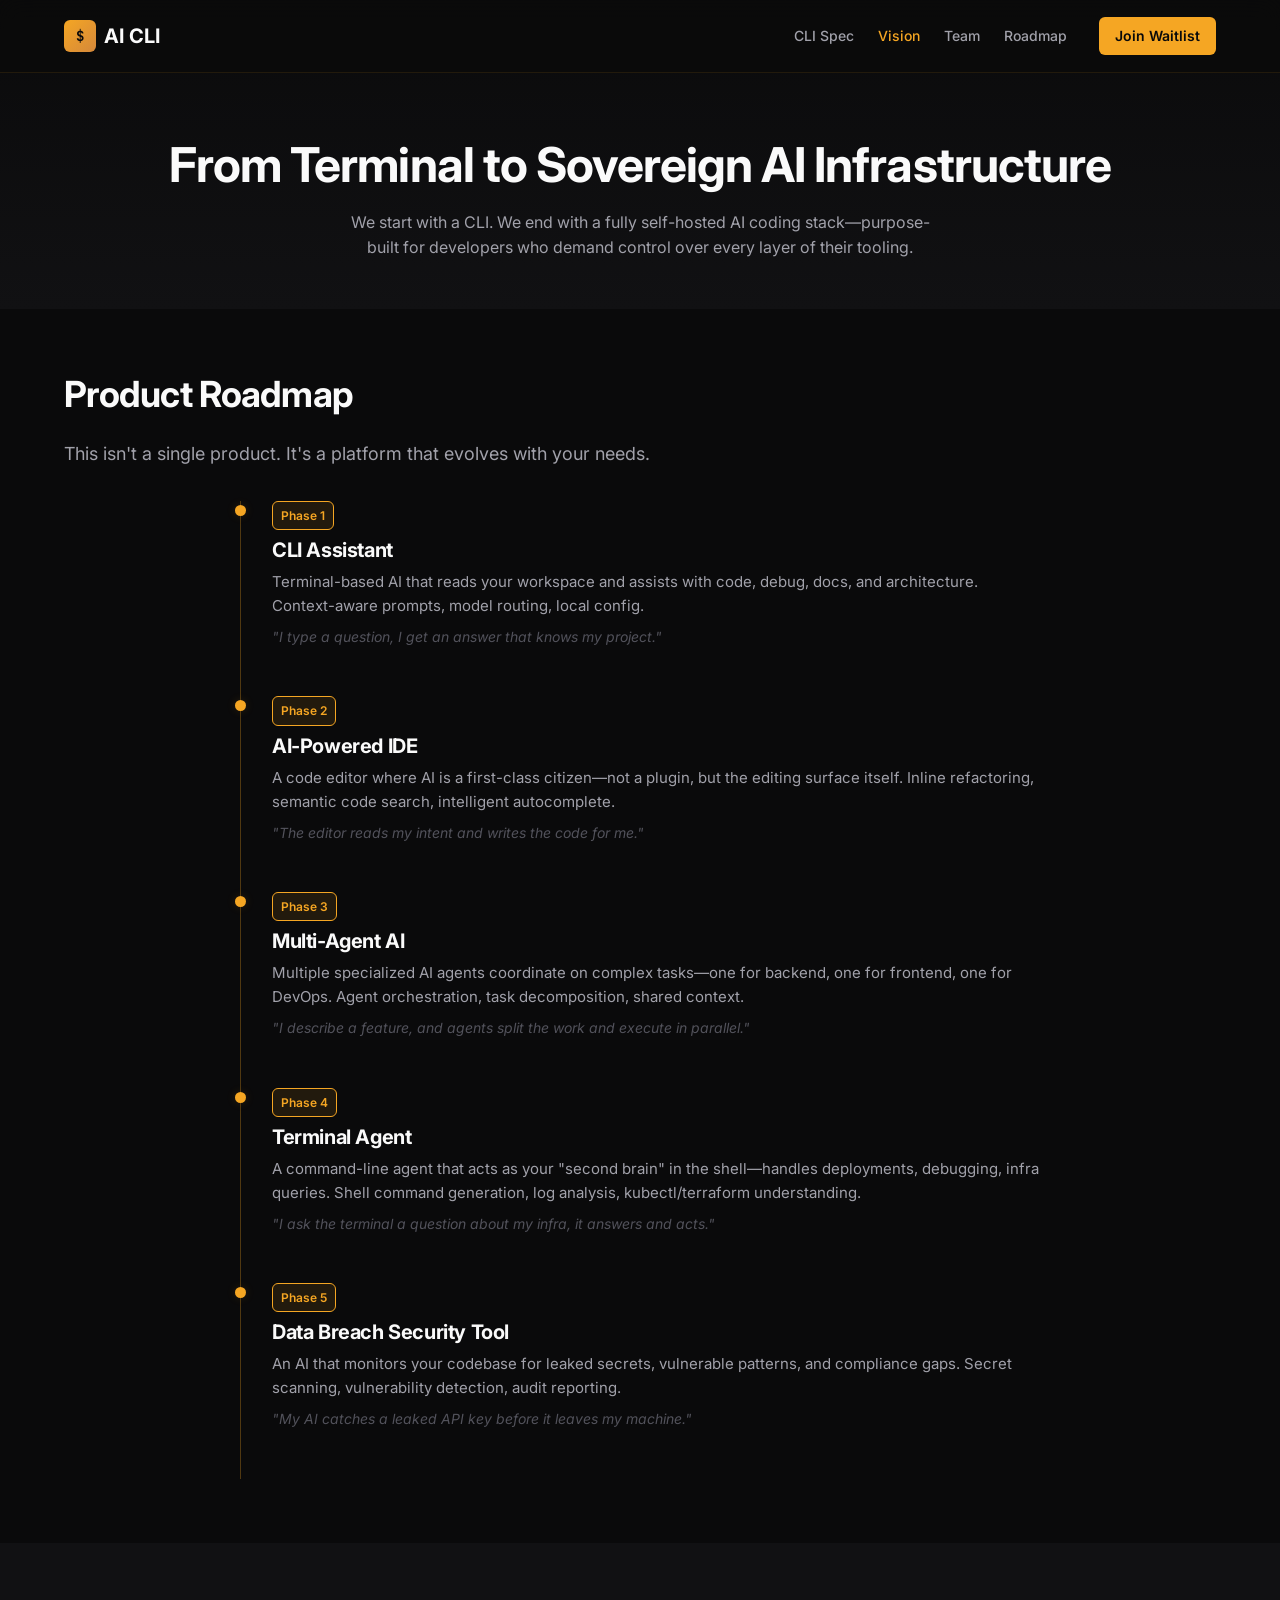
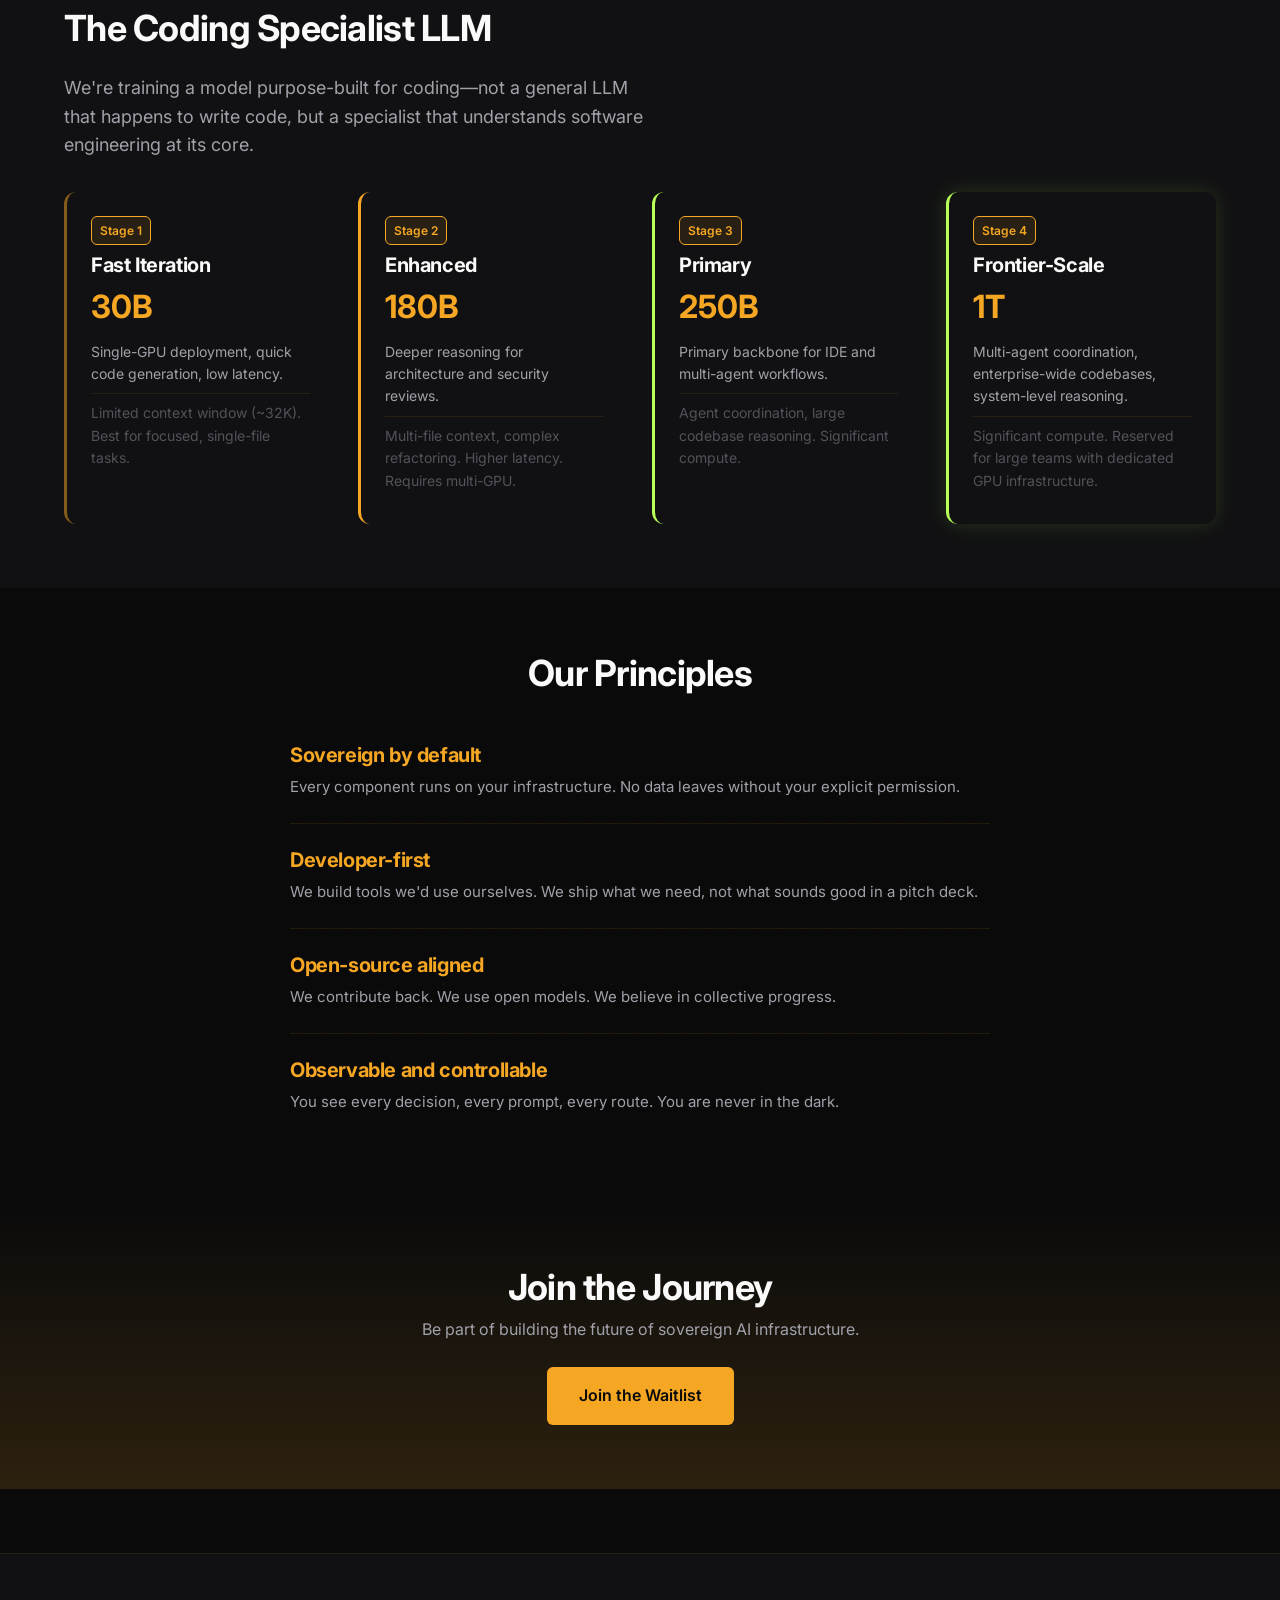
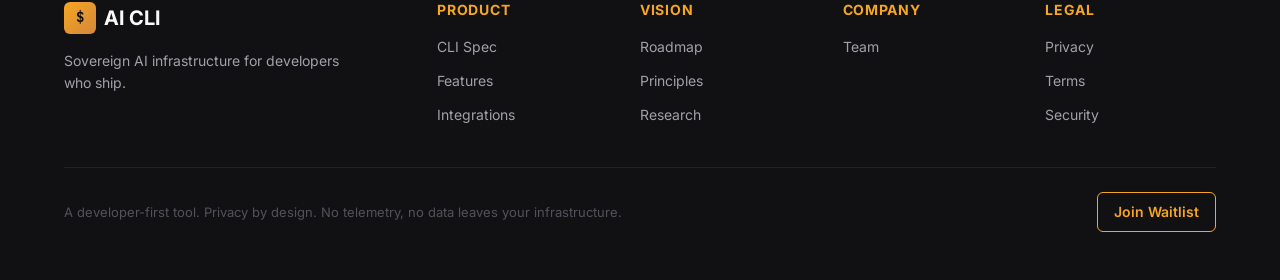
<file: pages/vision.html>
<!DOCTYPE html>
<html lang="en">
<head>
  <meta charset="UTF-8">
  <meta name="viewport" content="width=device-width, initial-scale=1.0">
  <title>Vision & Roadmap — AI CLI</title>
  <meta name="description" content="Our vision for building a sovereign, self-hosted AI coding stack. From CLI to IDE to multi-agent systems.">
  <link rel="stylesheet" href="../css/styles.css">
  <link rel="preconnect" href="https://fonts.googleapis.com">
  <link rel="preconnect" href="https://fonts.gstatic.com" crossorigin>
  <link href="https://fonts.googleapis.com/css2?family=Inter:wght@400;500;600;700&family=JetBrains+Mono:wght@400;500&display=swap" rel="stylesheet">
</head>
<body>
  <!-- Header -->
  <header class="header">
    <div class="header-inner">
      <a href="../index.html" class="logo">
        <div class="logo-icon">$</div>
        <span>AI CLI</span>
      </a>
      
      <nav class="nav">
        <ul class="nav-links">
          <li><a href="cli-spec.html">CLI Spec</a></li>
          <li><a href="vision.html" class="active">Vision</a></li>
          <li><a href="team.html">Team</a></li>
          <li><a href="roadmap.html">Roadmap</a></li>
        </ul>
        <a href="../index.html#waitlist" class="btn btn-primary">Join Waitlist</a>
      </nav>
    </div>
  </header>

  <!-- Page Hero -->
  <section class="page-hero">
    <div class="container">
      <h1>From Terminal to Sovereign AI Infrastructure</h1>
      <p>We start with a CLI. We end with a fully self-hosted AI coding stack—purpose-built for developers who demand control over every layer of their tooling.</p>
    </div>
  </section>

  <!-- Product Roadmap -->
  <section class="section">
    <div class="container">
      <h2 class="section-title">Product Roadmap</h2>
      <p class="section-subtitle">This isn't a single product. It's a platform that evolves with your needs.</p>
      
      <div class="timeline mt-xl" style="max-width: 800px; margin: 0 auto;">
        <div class="timeline-item fade-in">
          <span class="timeline-phase">Phase 1</span>
          <h3>CLI Assistant</h3>
          <p>Terminal-based AI that reads your workspace and assists with code, debug, docs, and architecture. Context-aware prompts, model routing, local config.</p>
          <p class="text-muted mt-sm" style="font-size: 14px;"><em>"I type a question, I get an answer that knows my project."</em></p>
        </div>
        
        <div class="timeline-item fade-in">
          <span class="timeline-phase">Phase 2</span>
          <h3>AI-Powered IDE</h3>
          <p>A code editor where AI is a first-class citizen—not a plugin, but the editing surface itself. Inline refactoring, semantic code search, intelligent autocomplete.</p>
          <p class="text-muted mt-sm" style="font-size: 14px;"><em>"The editor reads my intent and writes the code for me."</em></p>
        </div>
        
        <div class="timeline-item fade-in">
          <span class="timeline-phase">Phase 3</span>
          <h3>Multi-Agent AI</h3>
          <p>Multiple specialized AI agents coordinate on complex tasks—one for backend, one for frontend, one for DevOps. Agent orchestration, task decomposition, shared context.</p>
          <p class="text-muted mt-sm" style="font-size: 14px;"><em>"I describe a feature, and agents split the work and execute in parallel."</em></p>
        </div>
        
        <div class="timeline-item fade-in">
          <span class="timeline-phase">Phase 4</span>
          <h3>Terminal Agent</h3>
          <p>A command-line agent that acts as your "second brain" in the shell—handles deployments, debugging, infra queries. Shell command generation, log analysis, kubectl/terraform understanding.</p>
          <p class="text-muted mt-sm" style="font-size: 14px;"><em>"I ask the terminal a question about my infra, it answers and acts."</em></p>
        </div>
        
        <div class="timeline-item fade-in">
          <span class="timeline-phase">Phase 5</span>
          <h3>Data Breach Security Tool</h3>
          <p>An AI that monitors your codebase for leaked secrets, vulnerable patterns, and compliance gaps. Secret scanning, vulnerability detection, audit reporting.</p>
          <p class="text-muted mt-sm" style="font-size: 14px;"><em>"My AI catches a leaked API key before it leaves my machine."</em></p>
        </div>
      </div>
    </div>
  </section>

  <!-- Coding Specialist LLM -->
  <section class="section" style="background: var(--bg-secondary);">
    <div class="container">
      <h2 class="section-title">The Coding Specialist LLM</h2>
      <p class="section-subtitle">We're training a model purpose-built for coding—not a general LLM that happens to write code, but a specialist that understands software engineering at its core.</p>
      
      <div class="grid-4 mt-xl">
        <div class="scaling-stage stage-1 fade-in">
          <span class="timeline-phase">Stage 1</span>
          <h3>Fast Iteration</h3>
          <div class="scaling-params">30B</div>
          <p>Single-GPU deployment, quick code generation, low latency.</p>
          <p class="scaling-tradeoff">Limited context window (~32K). Best for focused, single-file tasks.</p>
        </div>
        
        <div class="scaling-stage stage-2 fade-in" data-delay="150">
          <span class="timeline-phase">Stage 2</span>
          <h3>Enhanced</h3>
          <div class="scaling-params">180B</div>
          <p>Deeper reasoning for architecture and security reviews.</p>
          <p class="scaling-tradeoff">Multi-file context, complex refactoring. Higher latency. Requires multi-GPU.</p>
        </div>
        
        <div class="scaling-stage stage-3 fade-in" data-delay="300">
          <span class="timeline-phase">Stage 3</span>
          <h3>Primary</h3>
          <div class="scaling-params">250B</div>
          <p>Primary backbone for IDE and multi-agent workflows.</p>
          <p class="scaling-tradeoff">Agent coordination, large codebase reasoning. Significant compute.</p>
        </div>
        
        <div class="scaling-stage stage-4 fade-in" data-delay="450">
          <span class="timeline-phase">Stage 4</span>
          <h3>Frontier-Scale</h3>
          <div class="scaling-params">1T</div>
          <p>Multi-agent coordination, enterprise-wide codebases, system-level reasoning.</p>
          <p class="scaling-tradeoff">Significant compute. Reserved for large teams with dedicated GPU infrastructure.</p>
        </div>
      </div>
    </div>
  </section>

  <!-- Philosophy & Principles -->
  <section class="section dot-pattern">
    <div class="container">
      <h2 class="section-title text-center">Our Principles</h2>
      
      <div class="principles mt-xl">
        <div class="principle-item fade-in">
          <h3>Sovereign by default</h3>
          <p>Every component runs on your infrastructure. No data leaves without your explicit permission.</p>
        </div>
        
        <div class="principle-item fade-in" data-delay="100">
          <h3>Developer-first</h3>
          <p>We build tools we'd use ourselves. We ship what we need, not what sounds good in a pitch deck.</p>
        </div>
        
        <div class="principle-item fade-in" data-delay="200">
          <h3>Open-source aligned</h3>
          <p>We contribute back. We use open models. We believe in collective progress.</p>
        </div>
        
        <div class="principle-item fade-in" data-delay="300">
          <h3>Observable and controllable</h3>
          <p>You see every decision, every prompt, every route. You are never in the dark.</p>
        </div>
      </div>
    </div>
  </section>

  <!-- CTA Band -->
  <section class="cta-band">
    <div class="container">
      <h2>Join the Journey</h2>
      <p>Be part of building the future of sovereign AI infrastructure.</p>
      <a href="../index.html#waitlist" class="btn btn-primary btn-large">Join the Waitlist</a>
    </div>
  </section>

  <!-- Footer -->
  <footer class="footer">
    <div class="container">
      <div class="footer-grid">
        <div class="footer-brand">
          <a href="../index.html" class="logo">
            <div class="logo-icon">$</div>
            <span>AI CLI</span>
          </a>
          <p>Sovereign AI infrastructure for developers who ship.</p>
        </div>
        
        <div class="footer-col">
          <h4>Product</h4>
          <ul>
            <li><a href="cli-spec.html">CLI Spec</a></li>
            <li><a href="../index.html#features">Features</a></li>
            <li><a href="../index.html#integrations">Integrations</a></li>
          </ul>
        </div>
        
        <div class="footer-col">
          <h4>Vision</h4>
          <ul>
            <li><a href="vision.html">Roadmap</a></li>
            <li><a href="vision.html">Principles</a></li>
            <li><a href="team.html">Research</a></li>
          </ul>
        </div>
        
        <div class="footer-col">
          <h4>Company</h4>
          <ul>
            <li><a href="team.html">Team</a></li>
          </ul>
        </div>
        
        <div class="footer-col">
          <h4>Legal</h4>
          <ul>
            <li><a href="#">Privacy</a></li>
            <li><a href="#">Terms</a></li>
            <li><a href="#">Security</a></li>
          </ul>
        </div>
      </div>
      
      <div class="footer-bottom">
        <p>A developer-first tool. Privacy by design. No telemetry, no data leaves your infrastructure.</p>
        <a href="../index.html#waitlist" class="btn btn-outline">Join Waitlist</a>
      </div>
    </div>
  </footer>

  <script src="../js/main.js"></script>
</body>
</html>
</file>
<file: css/styles.css>
/* ================================================
   Global Design Tokens & Base Styles
   CLI AI Assistant Marketing Website
   ================================================ */

/* ---- CSS Variables ---- */
:root {
  /* Colors */
  --bg-primary: #0A0A0B;
  --bg-secondary: #111113;
  --bg-tertiary: #18181B;
  
  --accent-gold: #F5A623;
  --accent-amber: #D4883B;
  --accent-neon: #B8FF57;
  
  --text-primary: #FAFAFA;
  --text-secondary: #A1A1AA;
  --text-muted: #52525B;
  
  --glow-gold: rgba(245, 166, 35, 0.15);
  --glow-neon: rgba(184, 255, 87, 0.15);
  
  /* Typography */
  --font-sans: 'Inter', -apple-system, BlinkMacSystemFont, 'Segoe UI', sans-serif;
  --font-mono: 'JetBrains Mono', 'Fira Code', 'Consolas', monospace;
  
  /* Spacing */
  --space-xs: 4px;
  --space-sm: 8px;
  --space-md: 16px;
  --space-lg: 24px;
  --space-xl: 32px;
  --space-2xl: 48px;
  --space-3xl: 64px;
  
  /* Borders */
  --border-radius-sm: 6px;
  --border-radius-md: 12px;
  --border-radius-lg: 16px;
  
  /* Transitions */
  --transition-fast: 150ms ease-out;
  --transition-normal: 300ms ease-out;
  --transition-slow: 500ms ease-out;
}

/* ---- Reset & Base ---- */
*, *::before, *::after {
  box-sizing: border-box;
  margin: 0;
  padding: 0;
}

html {
  font-size: 16px;
  scroll-behavior: smooth;
}

body {
  font-family: var(--font-sans);
  background-color: var(--bg-primary);
  color: var(--text-primary);
  line-height: 1.6;
  min-height: 100vh;
  overflow-x: hidden;
}

/* ---- Typography ---- */
h1, h2, h3, h4, h5, h6 {
  font-weight: 700;
  line-height: 1.2;
  letter-spacing: -0.02em;
}

h1 { font-size: clamp(32px, 5vw, 48px); }
h2 { font-size: clamp(24px, 4vw, 36px); }
h3 { font-size: clamp(18px, 3vw, 24px); }

p {
  color: var(--text-secondary);
  font-size: 16px;
}

a {
  color: var(--accent-gold);
  text-decoration: none;
  transition: color var(--transition-fast);
}

a:hover {
  color: var(--accent-neon);
}

/* ---- Layout ---- */
.container {
  width: 100%;
  max-width: 1200px;
  margin: 0 auto;
  padding: 0 var(--space-lg);
}

.section {
  padding: var(--space-3xl) 0;
}

/* ---- Header ---- */
.header {
  position: fixed;
  top: 0;
  left: 0;
  right: 0;
  z-index: 1000;
  background: rgba(10, 10, 11, 0.8);
  backdrop-filter: blur(12px);
  border-bottom: 1px solid rgba(245, 166, 35, 0.1);
  transition: all var(--transition-normal);
}

.header-inner {
  display: flex;
  align-items: center;
  justify-content: space-between;
  height: 72px;
  max-width: 1200px;
  margin: 0 auto;
  padding: 0 var(--space-lg);
}

.logo {
  display: flex;
  align-items: center;
  gap: var(--space-sm);
  font-weight: 700;
  font-size: 20px;
  color: var(--text-primary);
}

.logo-icon {
  width: 32px;
  height: 32px;
  background: linear-gradient(135deg, var(--accent-gold), var(--accent-amber));
  border-radius: var(--border-radius-sm);
  display: flex;
  align-items: center;
  justify-content: center;
  font-family: var(--font-mono);
  font-size: 14px;
  color: var(--bg-primary);
}

.nav {
  display: flex;
  align-items: center;
  gap: var(--space-xl);
}

.nav-links {
  display: flex;
  gap: var(--space-lg);
  list-style: none;
}

.nav-links a {
  color: var(--text-secondary);
  font-size: 14px;
  font-weight: 500;
  transition: color var(--transition-fast);
}

.nav-links a:hover,
.nav-links a.active {
  color: var(--accent-gold);
}

/* ---- Buttons ---- */
.btn {
  display: inline-flex;
  align-items: center;
  justify-content: center;
  padding: var(--space-sm) var(--space-md);
  font-size: 14px;
  font-weight: 600;
  border-radius: var(--border-radius-sm);
  border: none;
  cursor: pointer;
  transition: all var(--transition-fast);
  text-decoration: none;
}

.btn-primary {
  background: var(--accent-gold);
  color: var(--bg-primary);
}

.btn-primary:hover {
  background: var(--accent-neon);
  box-shadow: 0 0 20px var(--glow-neon);
  transform: translateY(-1px);
}

.btn-outline {
  background: transparent;
  color: var(--accent-gold);
  border: 1px solid var(--accent-gold);
}

.btn-outline:hover {
  background: var(--glow-gold);
  border-color: var(--accent-neon);
  color: var(--accent-neon);
}

.btn-large {
  padding: var(--space-md) var(--space-xl);
  font-size: 16px;
}

/* ---- Cards ---- */
.card {
  background: var(--bg-secondary);
  border: 1px solid rgba(245, 166, 35, 0.2);
  border-radius: var(--border-radius-md);
  padding: var(--space-lg);
  transition: all var(--transition-normal);
}

.card:hover {
  border-color: var(--accent-gold);
  box-shadow: 0 0 30px var(--glow-neon);
}

/* ---- Terminal Window ---- */
.terminal {
  background: var(--bg-tertiary);
  border: 1px solid rgba(245, 166, 35, 0.3);
  border-radius: var(--border-radius-md);
  overflow: hidden;
}

.terminal-header {
  display: flex;
  align-items: center;
  gap: var(--space-sm);
  padding: var(--space-sm) var(--space-md);
  background: rgba(0, 0, 0, 0.3);
  border-bottom: 1px solid rgba(245, 166, 35, 0.1);
}

.terminal-dot {
  width: 12px;
  height: 12px;
  border-radius: 50%;
}

.terminal-dot.red { background: #FF5F56; }
.terminal-dot.yellow { background: #FFBD2E; }
.terminal-dot.green { background: #27C93F; }

.terminal-body {
  padding: var(--space-lg);
  font-family: var(--font-mono);
  font-size: 14px;
  line-height: 1.8;
}

.terminal-prompt {
  color: var(--accent-gold);
}

.terminal-command {
  color: var(--text-primary);
}

.terminal-output {
  color: var(--accent-neon);
}

.cursor {
  display: inline-block;
  width: 8px;
  height: 16px;
  background: var(--accent-gold);
  animation: blink 1s step-end infinite;
}

@keyframes blink {
  0%, 100% { opacity: 1; }
  50% { opacity: 0; }
}

/* ---- Hero Section ---- */
.hero {
  min-height: 100vh;
  display: flex;
  flex-direction: column;
  align-items: center;
  justify-content: center;
  text-align: center;
  padding: calc(72px + var(--space-3xl)) var(--space-lg) var(--space-3xl);
  position: relative;
  overflow: hidden;
}

.hero-content {
  max-width: 800px;
  z-index: 10;
}

.hero h1 {
  margin-bottom: var(--space-lg);
  background: linear-gradient(135deg, var(--text-primary) 0%, var(--accent-gold) 100%);
  -webkit-background-clip: text;
  -webkit-text-fill-color: transparent;
  background-clip: text;
}

.hero-subtitle {
  font-size: 18px;
  color: var(--text-secondary);
  margin-bottom: var(--space-xl);
  max-width: 600px;
  margin-left: auto;
  margin-right: auto;
}

.hero-cta {
  margin-bottom: var(--space-lg);
}

.hero-cta-note {
  font-size: 13px;
  color: var(--text-muted);
}

/* ---- Particles Background ---- */
#particles {
  position: fixed;
  top: 0;
  left: 0;
  width: 100%;
  height: 100%;
  pointer-events: none;
  z-index: 0;
}

.particle {
  position: absolute;
  background: rgba(255, 255, 255, 0.1);
  border-radius: 50%;
  animation: float linear infinite;
}

.particle.gold {
  background: rgba(245, 166, 35, 0.2);
}

@keyframes float {
  0% {
    transform: translateY(100vh) translateX(0);
    opacity: 0;
  }
  10% {
    opacity: 1;
  }
  90% {
    opacity: 1;
  }
  100% {
    transform: translateY(-100vh) translateX(50px);
    opacity: 0;
  }
}

/* ---- Glow Effects ---- */
.glow {
  position: absolute;
  width: 600px;
  height: 600px;
  border-radius: 50%;
  background: radial-gradient(circle, var(--glow-gold) 0%, transparent 70%);
  filter: blur(60px);
  animation: pulse 8s ease-in-out infinite;
  pointer-events: none;
}

@keyframes pulse {
  0%, 100% { opacity: 0.3; transform: scale(1); }
  50% { opacity: 0.5; transform: scale(1.1); }
}

/* ---- Grid Layouts ---- */
.grid-2 {
  display: grid;
  grid-template-columns: repeat(2, 1fr);
  gap: var(--space-lg);
}

.grid-3 {
  display: grid;
  grid-template-columns: repeat(3, 1fr);
  gap: var(--space-lg);
}

.grid-4 {
  display: grid;
  grid-template-columns: repeat(4, 1fr);
  gap: var(--space-lg);
}

@media (max-width: 1024px) {
  .grid-3, .grid-4 {
    grid-template-columns: repeat(2, 1fr);
  }
}

@media (max-width: 768px) {
  .grid-2, .grid-3, .grid-4 {
    grid-template-columns: 1fr;
  }
  
  .nav-links {
    display: none;
  }
}

/* ---- Sections ---- */
.section-title {
  font-size: clamp(24px, 4vw, 36px);
  margin-bottom: var(--space-lg);
  color: var(--text-primary);
}

.section-subtitle {
  font-size: 18px;
  color: var(--text-secondary);
  margin-bottom: var(--space-xl);
  max-width: 600px;
}

/* ---- Value Props ---- */
.value-props {
  list-style: none;
}

.value-props li {
  display: flex;
  align-items: flex-start;
  gap: var(--space-md);
  margin-bottom: var(--space-md);
}

.value-props-icon {
  color: var(--accent-neon);
  font-size: 18px;
  flex-shrink: 0;
  margin-top: 2px;
}

/* ---- Capability Cards ---- */
.capability-card {
  background: var(--bg-secondary);
  border: 1px solid rgba(245, 166, 35, 0.2);
  border-radius: var(--border-radius-md);
  padding: var(--space-lg);
  transition: all var(--transition-normal);
}

.capability-card:hover {
  border-color: var(--accent-gold);
  box-shadow: 0 0 30px var(--glow-neon);
}

.capability-card h3 {
  color: var(--accent-gold);
  margin-bottom: var(--space-sm);
  font-size: 18px;
}

.capability-card p {
  font-size: 14px;
  margin-bottom: var(--space-md);
}

.capability-card code {
  display: block;
  background: var(--bg-tertiary);
  padding: var(--space-sm) var(--space-md);
  border-radius: var(--border-radius-sm);
  font-family: var(--font-mono);
  font-size: 12px;
  color: var(--accent-neon);
}

/* ---- Waitlist Banner ---- */
.waitlist-banner {
  background: linear-gradient(180deg, transparent 0%, rgba(245, 166, 35, 0.1) 100%);
  border-top: 1px solid rgba(245, 166, 35, 0.2);
  border-bottom: 1px solid rgba(245, 166, 35, 0.2);
  padding: var(--space-2xl) 0;
  text-align: center;
}

.waitlist-banner h3 {
  color: var(--accent-gold);
  margin-bottom: var(--space-sm);
}

.waitlist-banner p {
  margin-bottom: var(--space-lg);
}

/* ---- Integrations ---- */
.integration-diagram {
  display: flex;
  align-items: center;
  justify-content: center;
  gap: var(--space-2xl);
  padding: var(--space-2xl) 0;
}

.integration-node {
  display: flex;
  flex-direction: column;
  align-items: center;
  gap: var(--space-sm);
  padding: var(--space-lg);
  background: var(--bg-secondary);
  border: 1px solid rgba(245, 166, 35, 0.2);
  border-radius: var(--border-radius-md);
  transition: all var(--transition-normal);
}

.integration-node:hover {
  border-color: var(--accent-gold);
  box-shadow: 0 0 20px var(--glow-gold);
}

.integration-node.center {
  border-color: var(--accent-gold);
  box-shadow: 0 0 40px var(--glow-gold);
}

.integration-node span {
  font-size: 14px;
  color: var(--text-secondary);
}

/* ---- Footer ---- */
.footer {
  background: var(--bg-secondary);
  border-top: 1px solid rgba(245, 166, 35, 0.1);
  padding: var(--space-2xl) 0;
  margin-top: var(--space-3xl);
}

.footer-grid {
  display: grid;
  grid-template-columns: 2fr repeat(4, 1fr);
  gap: var(--space-xl);
}

.footer-brand {
  max-width: 300px;
}

.footer-brand p {
  font-size: 14px;
  margin-top: var(--space-md);
}

.footer-col h4 {
  font-size: 14px;
  color: var(--accent-gold);
  margin-bottom: var(--space-md);
  text-transform: uppercase;
  letter-spacing: 0.05em;
}

.footer-col ul {
  list-style: none;
}

.footer-col li {
  margin-bottom: var(--space-sm);
}

.footer-col a {
  color: var(--text-secondary);
  font-size: 14px;
}

.footer-col a:hover {
  color: var(--accent-neon);
}

.footer-bottom {
  margin-top: var(--space-xl);
  padding-top: var(--space-lg);
  border-top: 1px solid rgba(245, 166, 35, 0.1);
  display: flex;
  justify-content: space-between;
  align-items: center;
}

.footer-bottom p {
  font-size: 13px;
  color: var(--text-muted);
}

/* ---- Timeline (Roadmap) ---- */
.timeline {
  position: relative;
  padding-left: var(--space-xl);
}

.timeline::before {
  content: '';
  position: absolute;
  left: 0;
  top: 0;
  bottom: 0;
  width: 1px;
  background: rgba(245, 166, 35, 0.3);
}

.timeline-item {
  position: relative;
  padding-bottom: var(--space-2xl);
}

.timeline-item::before {
  content: '';
  position: absolute;
  left: calc(-1 * var(--space-xl) - 5px);
  top: 4px;
  width: 11px;
  height: 11px;
  background: var(--accent-gold);
  border-radius: 50%;
  box-shadow: 0 0 10px var(--glow-gold);
}

.timeline-phase {
  display: inline-block;
  padding: var(--space-xs) var(--space-sm);
  background: rgba(245, 166, 35, 0.1);
  border: 1px solid var(--accent-gold);
  border-radius: var(--border-radius-sm);
  font-size: 12px;
  font-weight: 600;
  color: var(--accent-gold);
  margin-bottom: var(--space-sm);
}

.timeline-item h3 {
  font-size: 20px;
  margin-bottom: var(--space-sm);
}

.timeline-item p {
  font-size: 15px;
}

/* ---- Team Cards ---- */
.team-card {
  background: var(--bg-secondary);
  border: 1px solid rgba(245, 166, 35, 0.2);
  border-radius: var(--border-radius-md);
  padding: var(--space-lg);
  text-align: center;
  transition: all var(--transition-normal);
}

.team-card:hover {
  border-color: var(--accent-gold);
  box-shadow: 0 0 30px var(--glow-neon);
}

.team-avatar {
  width: 80px;
  height: 80px;
  margin: 0 auto var(--space-md);
  border-radius: 50%;
  background: linear-gradient(135deg, var(--accent-gold), var(--accent-amber));
  display: flex;
  align-items: center;
  justify-content: center;
  font-size: 24px;
  font-weight: 700;
  color: var(--bg-primary);
}

.team-card h3 {
  font-size: 18px;
  margin-bottom: var(--space-xs);
}

.team-role {
  display: inline-block;
  padding: var(--space-xs) var(--space-sm);
  background: rgba(245, 166, 35, 0.1);
  border-radius: var(--border-radius-sm);
  font-size: 12px;
  font-weight: 600;
  color: var(--accent-gold);
  text-transform: uppercase;
  letter-spacing: 0.05em;
  margin-bottom: var(--space-md);
}

.team-card p {
  font-size: 14px;
  line-height: 1.6;
}

/* ---- Focus Area Cards ---- */
.focus-card {
  padding: var(--space-lg);
}

.focus-card h3 {
  font-size: 16px;
  color: var(--accent-gold);
  margin-bottom: var(--space-sm);
}

.focus-card p {
  font-size: 14px;
}

/* ---- LLM Scaling ---- */
.scaling-stage {
  background: var(--bg-secondary);
  border-radius: var(--border-radius-md);
  padding: var(--space-lg);
  border-left: 3px solid var(--accent-gold);
}

.scaling-stage.stage-1 { border-left-color: rgba(245, 166, 35, 0.5); }
.scaling-stage.stage-2 { border-left-color: var(--accent-gold); }
.scaling-stage.stage-3 { border-left-color: var(--accent-neon); }
.scaling-stage.stage-4 { 
  border-left-color: var(--accent-neon);
  box-shadow: 0 0 20px var(--glow-neon);
}

.scaling-stage h3 {
  font-size: 20px;
  margin-bottom: var(--space-xs);
}

.scaling-params {
  font-size: 32px;
  font-weight: 700;
  color: var(--accent-gold);
  margin-bottom: var(--space-sm);
}

.scaling-stage p {
  font-size: 14px;
  margin-bottom: var(--space-sm);
}

.scaling-tradeoff {
  font-size: 13px;
  color: var(--text-muted);
  padding-top: var(--space-sm);
  border-top: 1px solid rgba(245, 166, 35, 0.1);
}

/* ---- CTA Band ---- */
.cta-band {
  background: linear-gradient(180deg, transparent 0%, rgba(245, 166, 35, 0.15) 100%);
  padding: var(--space-3xl) 0;
  text-align: center;
  animation: cta-pulse 4s ease-in-out infinite;
}

@keyframes cta-pulse {
  0%, 100% { background: linear-gradient(180deg, transparent 0%, rgba(245, 166, 35, 0.1) 100%); }
  50% { background: linear-gradient(180deg, transparent 0%, rgba(245, 166, 35, 0.2) 100%); }
}

.cta-band h2 {
  color: var(--text-primary);
  margin-bottom: var(--space-sm);
}

.cta-band p {
  margin-bottom: var(--space-lg);
}

/* ---- Utility Classes ---- */
.text-center { text-align: center; }
.text-gold { color: var(--accent-gold); }
.text-neon { color: var(--accent-neon); }
.text-muted { color: var(--text-muted); }

.mt-sm { margin-top: var(--space-sm); }
.mt-md { margin-top: var(--space-md); }
.mt-lg { margin-top: var(--space-lg); }
.mt-xl { margin-top: var(--space-xl); }
.mt-2xl { margin-top: var(--space-2xl); }

.mb-sm { margin-bottom: var(--space-sm); }
.mb-md { margin-bottom: var(--space-md); }
.mb-lg { margin-bottom: var(--space-lg); }
.mb-xl { margin-bottom: var(--space-xl); }
.mb-2xl { margin-bottom: var(--space-2xl); }

/* ---- Scroll Animations ---- */
.fade-in {
  opacity: 0;
  transform: translateY(20px);
  transition: opacity 0.6s ease-out, transform 0.6s ease-out;
}

.fade-in.visible {
  opacity: 1;
  transform: translateY(0);
}

/* ---- Reduced Motion ---- */
@media (prefers-reduced-motion: reduce) {
  *, *::before, *::after {
    animation-duration: 0.01ms !important;
    animation-iteration-count: 1 !important;
    transition-duration: 0.01ms !important;
  }
  
  .particle {
    animation: none;
  }
}

/* ---- Page Hero ---- */
.page-hero {
  padding: calc(72px + var(--space-3xl)) 0 var(--space-2xl);
  text-align: center;
  background: linear-gradient(180deg, var(--bg-primary) 0%, var(--bg-secondary) 100%);
}

.page-hero h1 {
  margin-bottom: var(--space-md);
}

.page-hero p {
  max-width: 600px;
  margin: 0 auto;
}

.version-badge {
  display: inline-block;
  padding: var(--space-xs) var(--space-sm);
  background: rgba(245, 166, 35, 0.1);
  border: 1px solid var(--accent-gold);
  border-radius: var(--border-radius-sm);
  font-size: 12px;
  color: var(--accent-gold);
  margin-top: var(--space-md);
}

/* ---- Config Code Block ---- */
.config-block {
  background: var(--bg-tertiary);
  border: 1px solid rgba(245, 166, 35, 0.2);
  border-radius: var(--border-radius-md);
  padding: var(--space-lg);
  font-family: var(--font-mono);
  font-size: 13px;
  line-height: 1.8;
  overflow-x: auto;
}

.config-block .key { color: var(--accent-gold); }
.config-block .value { color: var(--accent-neon); }
.config-block .comment { color: var(--text-muted); }

/* ---- Routing Diagram ---- */
.routing-diagram {
  display: flex;
  align-items: center;
  justify-content: center;
  gap: var(--space-md);
  padding: var(--space-xl) 0;
  flex-wrap: wrap;
}

.routing-step {
  display: flex;
  flex-direction: column;
  align-items: center;
  gap: var(--space-sm);
}

.routing-box {
  background: var(--bg-secondary);
  border: 1px solid rgba(245, 166, 35, 0.3);
  border-radius: var(--border-radius-sm);
  padding: var(--space-md) var(--space-lg);
  font-size: 14px;
  color: var(--text-primary);
}

.routing-arrow {
  color: var(--accent-gold);
  font-size: 24px;
}

/* ---- Principles List ---- */
.principles {
  max-width: 700px;
  margin: 0 auto;
}

.principle-item {
  padding: var(--space-lg) 0;
  border-bottom: 1px solid rgba(245, 166, 35, 0.1);
}

.principle-item:last-child {
  border-bottom: none;
}

.principle-item h3 {
  font-size: 20px;
  color: var(--accent-gold);
  margin-bottom: var(--space-sm);
}

.principle-item p {
  font-size: 15px;
}

/* ---- Dot Pattern Background ---- */
.dot-pattern {
  background-image: radial-gradient(rgba(245, 166, 35, 0.05) 1px, transparent 1px);
  background-size: 24px 24px;
}

/* ---- Open Work Section ---- */
.open-col {
  text-align: center;
  padding: var(--space-lg);
  border-top: 1px solid rgba(245, 166, 35, 0.2);
}

.open-col h3 {
  font-size: 16px;
  color: var(--accent-gold);
  margin-bottom: var(--space-md);
  text-decoration: underline;
  text-underline-offset: 4px;
}

.open-col ul {
  list-style: none;
}

.open-col li {
  font-size: 14px;
  color: var(--text-muted);
  padding: var(--space-xs) 0;
}
</file>
